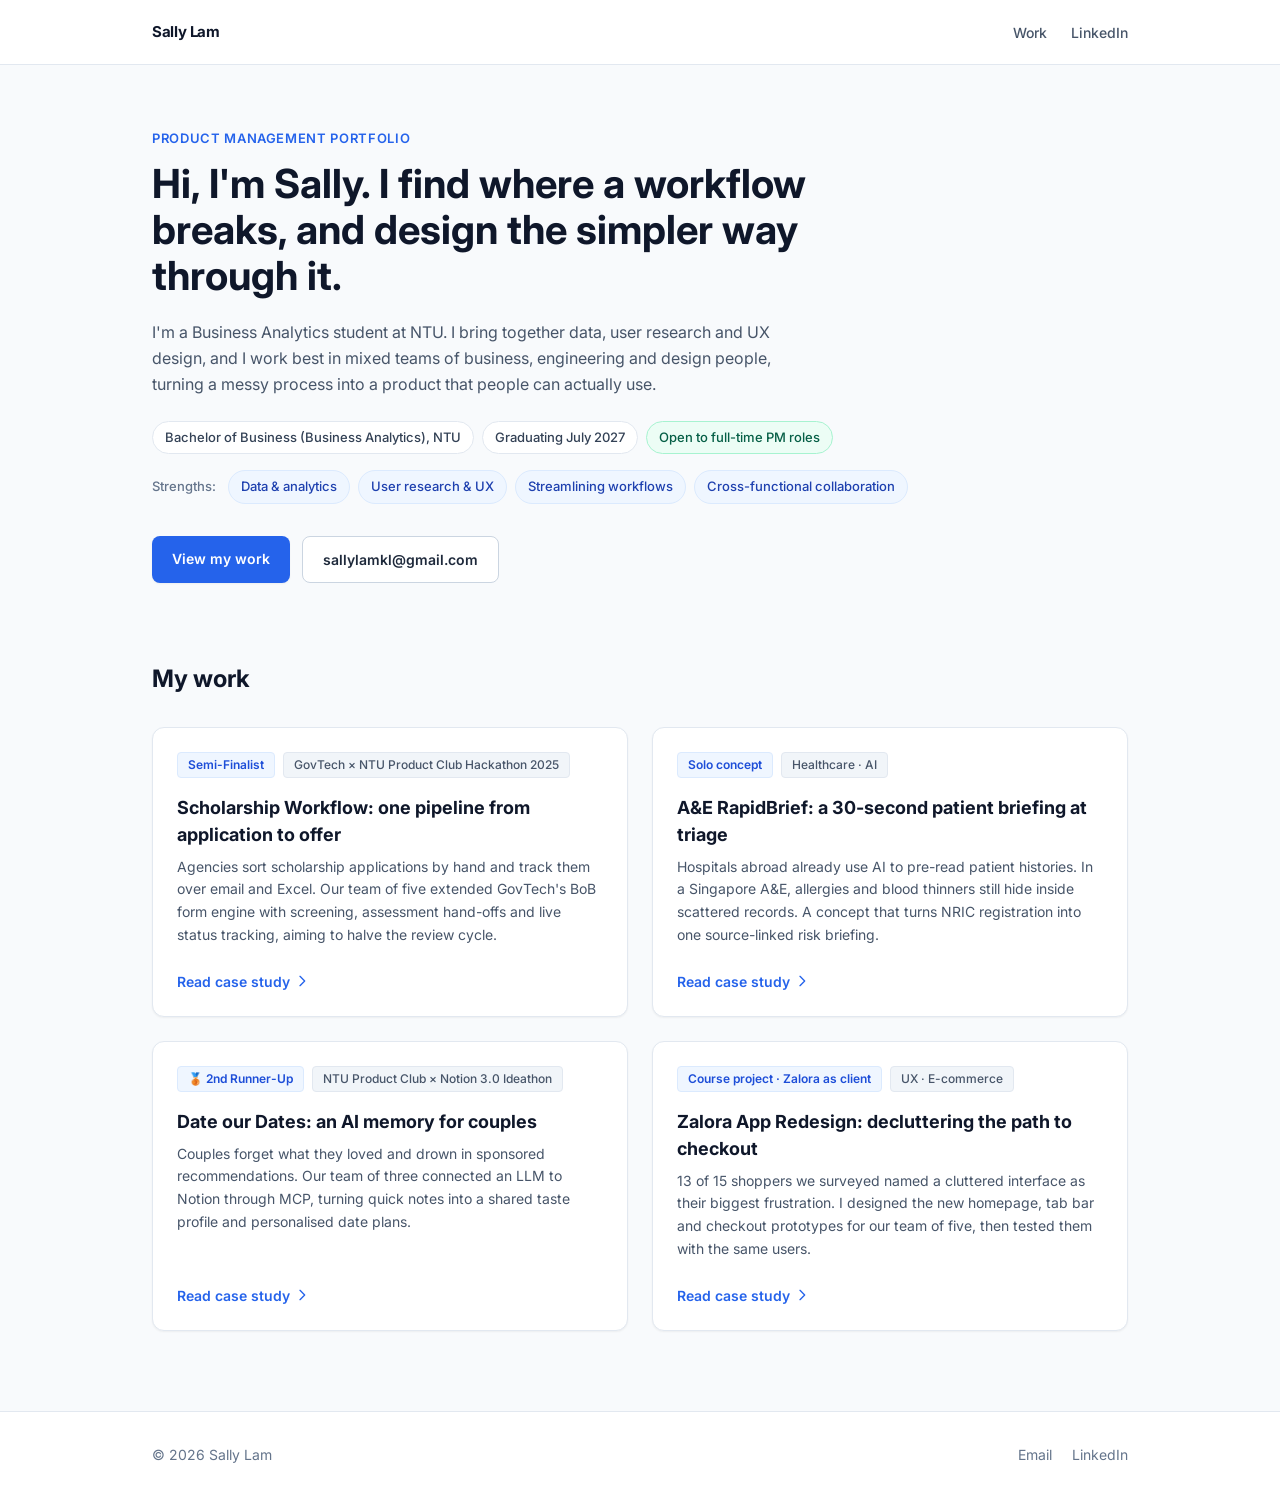
<file: index.html>
<!DOCTYPE html>
<html lang="en" class="scroll-smooth">
<head>
    <meta charset="UTF-8">
    <meta name="viewport" content="width=device-width, initial-scale=1.0">
    <title>Sally Lam | Product Portfolio</title>
    <meta name="description" content="Sally Lam, NTU Business Analytics '27. Product case studies in data, UX research and workflow design. Open to PM roles from July 2027.">
    <meta property="og:type" content="website">
    <meta property="og:title" content="Sally Lam | Product Portfolio">
    <meta property="og:description" content="Product case studies from scholarship workflows and healthcare AI to an app checkout redesign.">
    <meta property="og:url" content="https://portfolio-flame-chi-86.vercel.app/">
    <meta name="twitter:card" content="summary">
    <link rel="icon" href="data:image/svg+xml,%3Csvg xmlns='http://www.w3.org/2000/svg' viewBox='0 0 64 64'%3E%3Crect width='64' height='64' rx='14' fill='%232563eb'/%3E%3Ctext x='32' y='42' font-family='Arial,sans-serif' font-size='28' font-weight='700' fill='white' text-anchor='middle'%3ESL%3C/text%3E%3C/svg%3E">
    <!-- Inter Font -->
    <link rel="preconnect" href="https://fonts.googleapis.com">
    <link rel="preconnect" href="https://fonts.gstatic.com" crossorigin>
    <link href="https://fonts.googleapis.com/css2?family=Inter:wght@400;500;600;700&display=swap" rel="stylesheet">
    <style>
        body { font-family: 'Inter', sans-serif; }
        ::-webkit-scrollbar { width: 6px; }
        ::-webkit-scrollbar-track { background: #f8fafc; }
        ::-webkit-scrollbar-thumb { background: #cbd5e1; border-radius: 4px; }
        .modal-backdrop { background-color: rgba(15, 23, 42, 0.5); backdrop-filter: blur(4px); }
        .proto-tab-active { border-bottom: 2px solid #0f172a; color: #0f172a; font-weight: 600; }
        .proto-tab-inactive { border-bottom: 2px solid transparent; color: #64748b; }
        .notion-code { font-family: ui-monospace, SFMono-Regular, Menlo, Monaco, Consolas, monospace; color: #eb5757; background: rgba(235, 87, 87, 0.1); padding: 2px 6px; border-radius: 4px; font-size: 0.9em; }
        a:focus-visible, button:focus-visible, input:focus-visible { outline: 2px solid #2563eb; outline-offset: 2px; }
    </style>
    <link rel="stylesheet" href="assets/site.css">
</head>
<body class="bg-slate-50 text-slate-900 antialiased min-h-screen flex flex-col">

    <!-- Header Navigation -->
    <header class="bg-white/90 backdrop-blur border-b border-slate-200 sticky top-0 z-40">
        <div class="max-w-5xl mx-auto px-4 sm:px-6 h-16 flex items-center justify-between gap-4">
            <a href="#top" class="font-bold text-slate-900 text-[15px] tracking-tight whitespace-nowrap">Sally Lam</a>
            <nav aria-label="Main" class="flex items-center gap-4 sm:gap-6 text-[14px] font-medium text-slate-600">
                <a href="#work" class="hover:text-blue-600 transition">Work</a>
                <a href="https://www.linkedin.com/in/sally-lam-kai-li/" target="_blank" rel="noopener noreferrer" class="hover:text-blue-600 transition">LinkedIn</a>
            </nav>
        </div>
    </header>

    <main id="top" class="flex-grow pt-12 sm:pt-16 pb-20">
        <!-- Hero Section -->
        <section class="max-w-5xl mx-auto px-4 sm:px-6 mb-16 sm:mb-20">
            <p class="text-[13px] font-semibold uppercase tracking-wider text-blue-600 mb-3">Product Management Portfolio</p>
            <h1 class="text-3xl sm:text-[40px] sm:leading-[1.15] font-bold text-slate-900 mb-5 max-w-3xl">Hi, I'm Sally. I find where a workflow breaks, and design the simpler way through it.</h1>
            <p class="text-[16px] text-slate-600 max-w-2xl leading-relaxed mb-6">
                I'm a Business Analytics student at NTU. I bring together data, user research and UX design, and I work best in mixed teams of business, engineering and design people, turning a messy process into a product that people can actually use.
            </p>
            <div class="flex flex-wrap gap-2 mb-4 text-[13px]">
                <span class="px-3 py-1.5 bg-white border border-slate-200 rounded-full text-slate-700 font-medium">Bachelor of Business (Business Analytics), NTU</span>
                <span class="px-3 py-1.5 bg-white border border-slate-200 rounded-full text-slate-700 font-medium">Graduating July 2027</span>
                <span class="px-3 py-1.5 bg-emerald-50 border border-emerald-200 rounded-full text-emerald-800 font-medium">Open to full-time PM roles</span>
            </div>
            <div class="flex flex-wrap items-center gap-2 mb-8 text-[13px]">
                <span class="text-slate-500 font-medium mr-1">Strengths:</span>
                <span class="px-3 py-1.5 bg-blue-50 border border-blue-100 rounded-full text-blue-800 font-medium">Data &amp; analytics</span>
                <span class="px-3 py-1.5 bg-blue-50 border border-blue-100 rounded-full text-blue-800 font-medium">User research &amp; UX</span>
                <span class="px-3 py-1.5 bg-blue-50 border border-blue-100 rounded-full text-blue-800 font-medium">Streamlining workflows</span>
                <span class="px-3 py-1.5 bg-blue-50 border border-blue-100 rounded-full text-blue-800 font-medium">Cross-functional collaboration</span>
            </div>
            <div class="flex flex-wrap gap-3">
                <a href="#work" class="px-5 py-3 rounded-lg bg-blue-600 text-white text-[14px] font-semibold hover:bg-blue-700 transition shadow-sm">View my work</a>
                <a href="mailto:sallylamkl@gmail.com" class="px-5 py-3 rounded-lg bg-white border border-slate-300 text-slate-800 text-[14px] font-semibold hover:border-slate-400 transition">sallylamkl@gmail.com</a>
            </div>
        </section>

        <!-- Case Studies Section -->
        <section id="work" class="max-w-5xl mx-auto px-4 sm:px-6 scroll-mt-20">
            <h2 class="text-2xl font-bold text-slate-900 mb-8">My work</h2>

            <div class="grid grid-cols-1 md:grid-cols-2 gap-6">
                <!-- CARD 1: Scholarship workflow -->
                <a href="#scholarship" class="group bg-white rounded-xl p-6 border border-slate-200 shadow-sm hover:shadow-md hover:border-slate-300 transition flex flex-col">
                    <div class="flex flex-wrap gap-2 mb-4">
                        <span class="px-2.5 py-1 rounded bg-blue-50 text-blue-700 text-xs font-semibold border border-blue-100">Semi-Finalist</span>
                        <span class="px-2.5 py-1 rounded bg-slate-100 text-slate-600 text-xs font-medium border border-slate-200">GovTech × NTU Product Club Hackathon 2025</span>
                    </div>
                    <h3 class="text-[18px] font-bold text-slate-900 mb-2">Scholarship Workflow: one pipeline from application to offer</h3>
                    <p class="text-[14px] text-slate-600 leading-relaxed mb-6 flex-grow">
                        Agencies sort scholarship applications by hand and track them over email and Excel. Our team of five extended GovTech's BoB form engine with screening, assessment hand-offs and live status tracking, aiming to halve the review cycle.
                    </p>
                    <span class="text-[14px] font-semibold text-blue-600 flex items-center gap-1 mt-auto">
                        Read case study <svg class="w-4 h-4 group-hover:translate-x-0.5 transition" fill="none" stroke="currentColor" viewBox="0 0 24 24" aria-hidden="true"><path stroke-linecap="round" stroke-linejoin="round" stroke-width="2" d="M9 5l7 7-7 7"/></svg>
                    </span>
                </a>

                <!-- CARD 2: A&E RapidBrief -->
                <a href="#rapidbrief" class="group bg-white rounded-xl p-6 border border-slate-200 shadow-sm hover:shadow-md hover:border-slate-300 transition flex flex-col">
                    <div class="flex flex-wrap gap-2 mb-4">
                        <span class="px-2.5 py-1 rounded bg-blue-50 text-blue-700 text-xs font-semibold border border-blue-100">Solo concept</span>
                        <span class="px-2.5 py-1 rounded bg-slate-100 text-slate-600 text-xs font-medium border border-slate-200">Healthcare · AI</span>
                    </div>
                    <h3 class="text-[18px] font-bold text-slate-900 mb-2">A&amp;E RapidBrief: a 30-second patient briefing at triage</h3>
                    <p class="text-[14px] text-slate-600 leading-relaxed mb-6 flex-grow">
                        Hospitals abroad already use AI to pre-read patient histories. In a Singapore A&amp;E, allergies and blood thinners still hide inside scattered records. A concept that turns NRIC registration into one source-linked risk briefing.
                    </p>
                    <span class="text-[14px] font-semibold text-blue-600 flex items-center gap-1 mt-auto">
                        Read case study <svg class="w-4 h-4 group-hover:translate-x-0.5 transition" fill="none" stroke="currentColor" viewBox="0 0 24 24" aria-hidden="true"><path stroke-linecap="round" stroke-linejoin="round" stroke-width="2" d="M9 5l7 7-7 7"/></svg>
                    </span>
                </a>

                <!-- CARD 3: Notion Ideathon -->
                <a href="#date-our-dates" class="group bg-white rounded-xl p-6 border border-slate-200 shadow-sm hover:shadow-md hover:border-slate-300 transition flex flex-col">
                    <div class="flex flex-wrap gap-2 mb-4">
                        <span class="px-2.5 py-1 rounded bg-blue-50 text-blue-700 text-xs font-semibold border border-blue-100">🥉 2nd Runner-Up</span>
                        <span class="px-2.5 py-1 rounded bg-slate-100 text-slate-600 text-xs font-medium border border-slate-200">NTU Product Club × Notion 3.0 Ideathon</span>
                    </div>
                    <h3 class="text-[18px] font-bold text-slate-900 mb-2">Date our Dates: an AI memory for couples</h3>
                    <p class="text-[14px] text-slate-600 leading-relaxed mb-6 flex-grow">
                        Couples forget what they loved and drown in sponsored recommendations. Our team of three connected an LLM to Notion through MCP, turning quick notes into a shared taste profile and personalised date plans.
                    </p>
                    <span class="text-[14px] font-semibold text-blue-600 flex items-center gap-1 mt-auto">
                        Read case study <svg class="w-4 h-4 group-hover:translate-x-0.5 transition" fill="none" stroke="currentColor" viewBox="0 0 24 24" aria-hidden="true"><path stroke-linecap="round" stroke-linejoin="round" stroke-width="2" d="M9 5l7 7-7 7"/></svg>
                    </span>
                </a>

                <!-- CARD 4: Zalora -->
                <a href="#zalora" class="group bg-white rounded-xl p-6 border border-slate-200 shadow-sm hover:shadow-md hover:border-slate-300 transition flex flex-col">
                    <div class="flex flex-wrap gap-2 mb-4">
                        <span class="px-2.5 py-1 rounded bg-blue-50 text-blue-700 text-xs font-semibold border border-blue-100">Course project · Zalora as client</span>
                        <span class="px-2.5 py-1 rounded bg-slate-100 text-slate-600 text-xs font-medium border border-slate-200">UX · E-commerce</span>
                    </div>
                    <h3 class="text-[18px] font-bold text-slate-900 mb-2">Zalora App Redesign: decluttering the path to checkout</h3>
                    <p class="text-[14px] text-slate-600 leading-relaxed mb-6 flex-grow">
                        13 of 15 shoppers we surveyed named a cluttered interface as their biggest frustration. I designed the new homepage, tab bar and checkout prototypes for our team of five, then tested them with the same users.
                    </p>
                    <span class="text-[14px] font-semibold text-blue-600 flex items-center gap-1 mt-auto">
                        Read case study <svg class="w-4 h-4 group-hover:translate-x-0.5 transition" fill="none" stroke="currentColor" viewBox="0 0 24 24" aria-hidden="true"><path stroke-linecap="round" stroke-linejoin="round" stroke-width="2" d="M9 5l7 7-7 7"/></svg>
                    </span>
                </a>
            </div>
        </section>

    </main>

    <footer class="border-t border-slate-200 bg-white">
        <div class="max-w-5xl mx-auto px-4 sm:px-6 py-8 flex flex-col sm:flex-row gap-3 sm:items-center justify-between text-[14px] text-slate-500">
            <span>© 2026 Sally Lam</span>
            <div class="flex gap-5">
                <a href="mailto:sallylamkl@gmail.com" class="hover:text-blue-600">Email</a>
                <a href="https://www.linkedin.com/in/sally-lam-kai-li/" target="_blank" rel="noopener noreferrer" class="hover:text-blue-600">LinkedIn</a>
            </div>
        </div>
    </footer>

    <!-- ========================================== -->
    <!-- MODAL 1: A&E RAPIDBRIEF -->
    <!-- ========================================== -->
    <div id="modal-rapidbrief" role="dialog" aria-modal="true" aria-labelledby="modal-rapidbrief-title" class="fixed inset-0 z-50 hidden modal-backdrop flex items-center justify-center p-0 sm:p-6">
        <div class="bg-white sm:rounded-xl max-w-6xl w-full h-full sm:h-[90vh] flex flex-col shadow-2xl relative overflow-hidden sm:border border-slate-300">

            <div class="px-4 sm:px-6 py-4 sm:py-5 border-b border-slate-200 flex items-start justify-between gap-3 bg-white shrink-0">
                <div>
                    <div class="flex flex-wrap items-center gap-x-2 gap-y-1 mb-1">
                        <span class="text-xs font-bold uppercase tracking-wider text-blue-600">Solo concept</span>
                        <span class="text-slate-300">•</span>
                        <span class="text-xs text-slate-500 font-medium">Healthcare · AI · Sep 2026</span>
                    </div>
                    <h2 id="modal-rapidbrief-title" class="text-[18px] sm:text-[20px] font-bold text-slate-900">A&amp;E RapidBrief: A 30-Second Patient Briefing at Triage</h2>
                    <p class="text-[13px] text-slate-500 mt-1">Written assignment, solo · Concept designed to run on Synapxe AgentSea / Tandem · Not built or piloted</p>
                </div>
                <button onclick="closeModal('modal-rapidbrief')" aria-label="Close case study" class="text-slate-400 hover:text-slate-700 transition p-2 -mr-2 shrink-0">
                    <svg class="w-6 h-6" fill="none" stroke="currentColor" viewBox="0 0 24 24" aria-hidden="true"><path stroke-linecap="round" stroke-linejoin="round" stroke-width="2" d="M6 18L18 6M6 6l12 12"/></svg>
                </button>
            </div>

            <!-- Tab Navigation -->
            <div class="px-4 sm:px-6 bg-slate-50 border-b border-slate-200 shrink-0 overflow-x-auto">
                <div role="tablist" class="flex space-x-6 text-[14px]">
                    <button role="tab" onclick="switchTab('rb', 1)" id="rb-nav-1" class="py-3 border-b-2 border-blue-600 text-blue-600 font-semibold whitespace-nowrap">1. Problem</button>
                    <button role="tab" onclick="switchTab('rb', 2)" id="rb-nav-2" class="py-3 border-b-2 border-transparent text-slate-600 hover:text-slate-900 font-medium whitespace-nowrap">2. Interactive Prototype</button>
                    <button role="tab" onclick="switchTab('rb', 3)" id="rb-nav-3" class="py-3 border-b-2 border-transparent text-slate-600 hover:text-slate-900 font-medium whitespace-nowrap">3. Metrics &amp; Trial</button>
                    <button role="tab" onclick="switchTab('rb', 4)" id="rb-nav-4" class="py-3 border-b-2 border-transparent text-slate-600 hover:text-slate-900 font-medium whitespace-nowrap">4. Safety, Risks &amp; Roadmap</button>
                </div>
            </div>
            <div class="px-4 sm:px-6 py-2 bg-amber-50 border-b border-amber-200 text-[12px] text-amber-900 shrink-0">
                Illustrative prototype. All patients, records and sources shown are fictional. No connection to NEHR, Synapxe or any hospital.
            </div>

            <!-- Modal Content Area -->
            <div class="flex-grow overflow-y-auto bg-white relative">
                
                <!-- TAB 1: PROBLEM -->
                <div id="rb-tab-1" class="p-5 sm:p-8 max-w-4xl mx-auto space-y-8 block">
                    <div>
                        <h3 class="text-[16px] font-bold text-slate-900 mb-3 border-b border-slate-200 pb-2">Global benchmark</h3>
                        <p class="text-[14px] text-slate-700 leading-relaxed mb-6">
                            Hospitals are already putting AI in front of clinicians. In China, <strong>Ant A-Fu at the China-Japan Friendship Hospital</strong> organises patient histories and highlights urgent warning signs before a clinician begins the assessment.
                        </p>
                        <h3 class="text-[16px] font-bold text-slate-900 mb-3 border-b border-slate-200 pb-2">The problem in Singapore</h3>
                        <p class="text-[14px] text-slate-700 leading-relaxed">
                            A&amp;E staff work under severe time pressure during trauma admissions. Singapore's National Electronic Health Record (NEHR) centralises a patient's history, but as raw, scattered documents that take time to read. Under that pressure, a drug allergy or an active blood thinner is easy to miss, and those are exactly the details that matter before any invasive treatment.
                        </p>
                    </div>
                    <div>
                        <h3 class="text-[16px] font-bold text-slate-900 mb-3 border-b border-slate-200 pb-2">Product hypothesis</h3>
                        <div class="bg-blue-50 border border-blue-200 rounded-xl p-5">
                            <p class="text-[14px] text-blue-900 leading-relaxed">
                                If the NRIC registration that triage staff already do automatically triggers a synthesis of the patient's records into a briefing a doctor can read in about 30 seconds, with every flag linked to its source document, then critical risks are caught before invasive treatment and assessment starts sooner, with no extra input from clinicians.
                            </p>
                        </div>
                        <p class="text-[13px] text-slate-500 mt-3">I designed it to run on Synapxe's AgentSea / Tandem AI platform. That is my assumption about where it would sit, not an official project.</p>
                    </div>
                </div>

                <!-- TAB 2: PROTOTYPE -->
                <div id="rb-tab-2" class="hidden text-[14px] bg-white p-5 sm:p-8">
                    <div class="max-w-5xl mx-auto w-full space-y-8">
                        
                        <!-- Top Header & Intake Trigger -->
                        <div>
                            <div class="mb-4">
                                <h3 class="text-[18px] sm:text-[20px] font-bold text-slate-900">A&amp;E RapidBrief Intake Simulator</h3>
                                <p class="text-slate-500 text-[14px]">Registering the NRIC at triage generates the briefing. Try the demo record.</p>
                            </div>
                            <div class="flex flex-col sm:flex-row items-end gap-4 mb-6">
                                <div class="flex-grow relative w-full">
                                    <label for="nric-input" class="block text-slate-700 text-[14px] mb-2 font-medium">Patient NRIC (demo)</label>
                                    <input type="text" id="nric-input" value="S9876543Z" class="w-full bg-slate-50 border border-slate-200 rounded-lg p-3 text-slate-900 text-[14px] focus:ring-2 focus:ring-blue-500 outline-none">
                                </div>
                                <button onclick="triggerSearch()" class="bg-blue-600 text-white px-8 py-3 rounded-lg text-[14px] font-semibold hover:bg-blue-700 transition w-full sm:w-auto shadow-sm">
                                    Retrieve Patient Record
                                </button>
                            </div>
                            <hr class="border-slate-200">
                        </div>

                        <!-- Intake States -->
                        <div id="ui-awaiting" class="block bg-blue-50 border border-blue-200 rounded-xl p-6">
                            <h4 class="font-bold text-blue-900 text-[15px] mb-1">Awaiting Patient Registration</h4>
                            <p class="text-slate-700 text-[14px]">Press <strong>Retrieve Patient Record</strong> to load the fictional demo patient (<strong>S9876543Z</strong>). Any other NRIC returns no match.</p>
                        </div>

                        <div id="ui-nomatch" class="hidden bg-red-50 border border-red-200 rounded-xl p-6" role="alert">
                            <h4 class="font-bold text-red-900 text-[15px] mb-1">No matching record</h4>
                            <p class="text-slate-700 text-[14px]">No briefing is shown. Confirm the patient's identity with a second identifier (name and date of birth) before retrieving records. In this demo, only <strong>S9876543Z</strong> exists.</p>
                        </div>

                        <div id="ui-loading" class="hidden py-16 text-center">
                            <div class="w-10 h-10 border-4 border-slate-200 border-t-blue-600 rounded-full animate-spin mx-auto mb-4"></div>
                            <p class="text-slate-600 text-[14px] font-medium">Synthesising the mock patient record…</p>
                        </div>

                        <!-- Results Container -->
                        <div id="ui-results" class="hidden space-y-10">
                            
                            <!-- Patient Banner -->
                            <div class="grid grid-cols-2 md:grid-cols-4 gap-4 sm:gap-6 bg-slate-50 p-4 sm:p-6 rounded-xl border border-slate-200">
                                <div>
                                    <div class="text-slate-400 text-[11px] font-bold tracking-wider uppercase mb-1">PATIENT</div>
                                    <div class="text-lg sm:text-2xl font-bold text-slate-900">John Doe</div>
                                </div>
                                <div>
                                    <div class="text-slate-400 text-[11px] font-bold tracking-wider uppercase mb-1">NRIC</div>
                                    <div class="text-lg sm:text-2xl font-bold text-slate-900">S9876543Z</div>
                                </div>
                                <div>
                                    <div class="text-slate-400 text-[11px] font-bold tracking-wider uppercase mb-1">AGE / SEX</div>
                                    <div class="text-lg sm:text-2xl font-bold text-slate-900">48 / Male</div>
                                </div>
                                <div>
                                    <div class="text-slate-400 text-[11px] font-bold tracking-wider uppercase mb-1">BLOOD TYPE</div>
                                    <div class="text-lg sm:text-2xl font-bold text-slate-900">O-Positive</div>
                                </div>
                            </div>

                            <!-- Critical Vital Alerts Section -->
                            <div>
                                <h4 class="text-[12px] font-bold text-slate-500 tracking-wider uppercase mb-4">Critical alerts</h4>
                                
                                <div class="space-y-4">
                                    <!-- Alert 1: Surgical Bleeding -->
                                    <div>
                                        <div class="bg-red-50/80 border border-red-200 rounded-xl p-5 mb-2 shadow-sm">
                                            <div class="font-bold text-red-800 text-[15px] mb-1">Critical Surgical Bleeding Risk</div>
                                            <div class="text-red-700 text-[14px] leading-relaxed">History of severe microvascular haemorrhage and prolonged blood loss following minor elective surgery. Treat all invasive lines and incisions as high bleeding risk.</div>
                                        </div>
                                        <div class="border border-slate-200 rounded-xl bg-white overflow-hidden shadow-sm">
                                            <button onclick="toggleVerify('verify-1')" aria-controls="verify-1" aria-expanded="false" class="w-full text-left px-4 py-3 text-slate-700 text-[13px] font-medium flex items-center justify-between bg-slate-50 hover:bg-slate-100 transition">
                                                <span class="flex items-center gap-2 text-slate-700">Verify source</span>
                                                <span id="verify-1-arrow" class="text-slate-400 text-xs">▼</span>
                                            </button>
                                            <div id="verify-1" class="hidden p-4 border-t border-slate-200 text-xs text-slate-600 bg-white">
                                                <table class="w-full text-left border-collapse">
                                                    <tbody>
                                                        <tr class="border-b border-slate-100"><td class="py-2 w-1/3 text-slate-400">Originating Institution</td><td class="py-2 text-slate-900 font-semibold">Changi General Hospital</td></tr>
                                                        <tr class="border-b border-slate-100"><td class="py-2 text-slate-400">Document Type</td><td class="py-2 text-slate-900">Post-Op Complication Summary (2022)</td></tr>
                                                        <tr><td class="py-2 text-slate-400">Extraction</td><td class="py-2 text-slate-900">Quoted directly from source (illustrative)</td></tr>
                                                    </tbody>
                                                </table>
                                            </div>
                                        </div>
                                    </div>

                                    <!-- Alert 2: Active Anticoagulant Warfarin -->
                                    <div>
                                        <div class="bg-amber-50/80 border border-amber-200 rounded-xl p-5 mb-2 shadow-sm">
                                            <div class="font-bold text-amber-800 text-[15px] mb-1">Active Anticoagulant — Warfarin</div>
                                            <div class="text-amber-800 text-[14px] leading-relaxed">Currently prescribed Warfarin 5mg daily for deep vein thrombosis (DVT). Expect elevated INR levels upon trauma intake.</div>
                                        </div>
                                        <div class="border border-slate-200 rounded-xl bg-white overflow-hidden shadow-sm">
                                            <button onclick="toggleVerify('verify-2')" aria-controls="verify-2" aria-expanded="false" class="w-full text-left px-4 py-3 text-slate-700 text-[13px] font-medium flex items-center justify-between bg-slate-50 hover:bg-slate-100 transition">
                                                <span class="flex items-center gap-2 text-slate-700">Verify source</span>
                                                <span id="verify-2-arrow" class="text-slate-400 text-xs">▼</span>
                                            </button>
                                            <div id="verify-2" class="hidden p-4 border-t border-slate-200 text-xs text-slate-600 bg-white">
                                                <table class="w-full text-left border-collapse">
                                                    <tbody>
                                                        <tr class="border-b border-slate-100"><td class="py-2 w-1/3 text-slate-400">Originating Institution</td><td class="py-2 text-slate-900 font-semibold">Singapore General Hospital</td></tr>
                                                        <tr class="border-b border-slate-100"><td class="py-2 text-slate-400">Document Type</td><td class="py-2 text-slate-900">Outpatient Anticoagulation Clinic Notes (2026)</td></tr>
                                                        <tr><td class="py-2 text-slate-400">Extraction</td><td class="py-2 text-slate-900">Quoted directly from source (illustrative)</td></tr>
                                                    </tbody>
                                                </table>
                                            </div>
                                        </div>
                                    </div>
                                </div>
                            </div>

                            <!-- 30-Second Trauma Briefing Section -->
                            <div class="pt-2">
                                <div class="mb-4">
                                    <h4 class="text-[12px] font-bold text-slate-500 tracking-wider uppercase">30-second trauma briefing</h4>
                                    <p class="text-slate-400 text-xs mt-0.5">Synthesised from records across institutions. Expand any item to see where it came from.</p>
                                </div>

                                <div class="grid grid-cols-1 md:grid-cols-3 gap-6">
                                    
                                    <!-- Column 1: Immediate clinical red flags -->
                                    <div class="space-y-3">
                                        <h5 class="font-bold text-slate-900 text-[14px] mb-3">Immediate clinical red flags (3)</h5>
                                        
                                        <!-- Item 1.1 -->
                                        <div class="border border-slate-200 rounded-xl p-4 bg-white shadow-sm space-y-3">
                                            <div class="text-[13px] text-slate-800 leading-normal">
                                                <span class="inline-block px-2 py-0.5 text-[11px] font-semibold text-blue-600 bg-blue-50 border border-blue-100 rounded mr-1.5">Active</span>
                                                Bleeding diathesis — suspected platelet function disorder, under haematology work-up
                                            </div>
                                            <button onclick="toggleVerify('tb-v-1')" aria-controls="tb-v-1" aria-expanded="false" class="w-full py-1.5 px-3 border border-slate-200 rounded-lg bg-slate-50 hover:bg-slate-100 text-slate-600 text-xs font-medium flex items-center justify-center gap-1 transition">
                                                <span>›</span> Verify source
                                            </button>
                                            <div id="tb-v-1" class="hidden text-xs text-slate-500 pt-2 border-t border-slate-100">
                                                <strong>Source:</strong> SGH Haematology Outpatient Clinic (2025)
                                            </div>
                                        </div>

                                        <!-- Item 1.2 -->
                                        <div class="border border-slate-200 rounded-xl p-4 bg-white shadow-sm space-y-3">
                                            <div class="text-[13px] text-slate-800 leading-normal">
                                                <span class="inline-block px-2 py-0.5 text-[11px] font-semibold text-blue-600 bg-blue-50 border border-blue-100 rounded mr-1.5">Active</span>
                                                Warfarin therapy — last documented INR 3.1 (above target range)
                                            </div>
                                            <button onclick="toggleVerify('tb-v-2')" aria-controls="tb-v-2" aria-expanded="false" class="w-full py-1.5 px-3 border border-slate-200 rounded-lg bg-slate-50 hover:bg-slate-100 text-slate-600 text-xs font-medium flex items-center justify-center gap-1 transition">
                                                <span>›</span> Verify source
                                            </button>
                                            <div id="tb-v-2" class="hidden text-xs text-slate-500 pt-2 border-t border-slate-100">
                                                <strong>Source:</strong> Polyclinic Lab Log (Sep 2026)
                                            </div>
                                        </div>

                                        <!-- Item 1.3 -->
                                        <div class="border border-slate-200 rounded-xl p-4 bg-white shadow-sm space-y-3">
                                            <div class="text-[13px] text-slate-800 leading-normal">
                                                <span class="inline-block px-2 py-0.5 text-[11px] font-semibold text-blue-600 bg-blue-50 border border-blue-100 rounded mr-1.5">Active</span>
                                                Penicillin allergy — anaphylaxis in 2019, adrenaline administered
                                            </div>
                                            <button onclick="toggleVerify('tb-v-3')" aria-controls="tb-v-3" aria-expanded="false" class="w-full py-1.5 px-3 border border-slate-200 rounded-lg bg-slate-50 hover:bg-slate-100 text-slate-600 text-xs font-medium flex items-center justify-center gap-1 transition">
                                                <span>›</span> Verify source
                                            </button>
                                            <div id="tb-v-3" class="hidden text-xs text-slate-500 pt-2 border-t border-slate-100">
                                                <strong>Source:</strong> Tan Tock Seng Emergency Discharge (2019)
                                            </div>
                                        </div>
                                    </div>

                                    <!-- Column 2: Chronic comorbidities -->
                                    <div class="space-y-3">
                                        <h5 class="font-bold text-slate-900 text-[14px] mb-3">Chronic comorbidities (4)</h5>
                                        
                                        <!-- Item 2.1 -->
                                        <div class="border border-slate-200 rounded-xl p-4 bg-white shadow-sm space-y-3">
                                            <div class="text-[13px] text-slate-800 leading-normal">
                                                <span class="inline-block px-2 py-0.5 text-[11px] font-semibold text-blue-600 bg-blue-50 border border-blue-100 rounded mr-1.5">Active</span>
                                                Deep vein thrombosis (left leg), diagnosed 2024 — on long-term anticoagulation
                                            </div>
                                            <button onclick="toggleVerify('tb-v-4')" aria-controls="tb-v-4" aria-expanded="false" class="w-full py-1.5 px-3 border border-slate-200 rounded-lg bg-slate-50 hover:bg-slate-100 text-slate-600 text-xs font-medium flex items-center justify-center gap-1 transition">
                                                <span>›</span> Verify source
                                            </button>
                                            <div id="tb-v-4" class="hidden text-xs text-slate-500 pt-2 border-t border-slate-100">
                                                <strong>Source:</strong> NUH Vascular Clinic (2024)
                                            </div>
                                        </div>

                                        <!-- Item 2.2 -->
                                        <div class="border border-slate-200 rounded-xl p-4 bg-white shadow-sm space-y-3">
                                            <div class="text-[13px] text-slate-800 leading-normal">
                                                <span class="inline-block px-2 py-0.5 text-[11px] font-semibold text-blue-600 bg-blue-50 border border-blue-100 rounded mr-1.5">Active</span>
                                                Hypertension — on amlodipine 10mg; last clinic BP 148/92, above target
                                            </div>
                                            <button onclick="toggleVerify('tb-v-5')" aria-controls="tb-v-5" aria-expanded="false" class="w-full py-1.5 px-3 border border-slate-200 rounded-lg bg-slate-50 hover:bg-slate-100 text-slate-600 text-xs font-medium flex items-center justify-center gap-1 transition">
                                                <span>›</span> Verify source
                                            </button>
                                            <div id="tb-v-5" class="hidden text-xs text-slate-500 pt-2 border-t border-slate-100">
                                                <strong>Source:</strong> Bedok Polyclinic Consultation (2026)
                                            </div>
                                        </div>

                                        <!-- Item 2.3 -->
                                        <div class="border border-slate-200 rounded-xl p-4 bg-white shadow-sm space-y-3">
                                            <div class="text-[13px] text-slate-800 leading-normal">
                                                <span class="inline-block px-2 py-0.5 text-[11px] font-semibold text-blue-600 bg-blue-50 border border-blue-100 rounded mr-1.5">Active</span>
                                                Type 2 diabetes mellitus — HbA1c 7.8%, above target, on metformin
                                            </div>
                                            <button onclick="toggleVerify('tb-v-6')" aria-controls="tb-v-6" aria-expanded="false" class="w-full py-1.5 px-3 border border-slate-200 rounded-lg bg-slate-50 hover:bg-slate-100 text-slate-600 text-xs font-medium flex items-center justify-center gap-1 transition">
                                                <span>›</span> Verify source
                                            </button>
                                            <div id="tb-v-6" class="hidden text-xs text-slate-500 pt-2 border-t border-slate-100">
                                                <strong>Source:</strong> CGH Endocrinology Clinic (2025)
                                            </div>
                                        </div>

                                        <!-- Item 2.4 -->
                                        <div class="border border-slate-200 rounded-xl p-4 bg-white shadow-sm space-y-3">
                                            <div class="text-[13px] text-slate-800 leading-normal">
                                                <span class="inline-block px-2 py-0.5 text-[11px] font-semibold text-blue-600 bg-blue-50 border border-blue-100 rounded mr-1.5">Active</span>
                                                Hyperlipidaemia — on atorvastatin 20mg
                                            </div>
                                            <button onclick="toggleVerify('tb-v-7')" aria-controls="tb-v-7" aria-expanded="false" class="w-full py-1.5 px-3 border border-slate-200 rounded-lg bg-slate-50 hover:bg-slate-100 text-slate-600 text-xs font-medium flex items-center justify-center gap-1 transition">
                                                <span>›</span> Verify source
                                            </button>
                                            <div id="tb-v-7" class="hidden text-xs text-slate-500 pt-2 border-t border-slate-100">
                                                <strong>Source:</strong> Bedok Polyclinic Medication Log (2026)
                                            </div>
                                        </div>
                                    </div>

                                    <!-- Column 3: Recent surgical / incision history -->
                                    <div class="space-y-3">
                                        <h5 class="font-bold text-slate-900 text-[14px] mb-3">Recent surgical / incision history (3)</h5>
                                        
                                        <!-- Item 3.1 -->
                                        <div class="border border-slate-200 rounded-xl p-4 bg-white shadow-sm space-y-3">
                                            <div class="text-[13px] text-slate-800 leading-normal">
                                                <span class="inline-block px-2 py-0.5 text-[11px] font-semibold text-slate-600 bg-slate-100 border border-slate-200 rounded mr-1.5">History</span>
                                                Minor elective skin lesion excision (2022) — complicated by severe microvascular haemorrhage; required return to theatre and 2 units packed red cells
                                            </div>
                                            
                                            <!-- Source Details Box -->
                                            <div class="border border-slate-200 rounded-lg bg-slate-50/50 p-3 text-xs text-slate-600 space-y-2">
                                                <div class="flex items-center gap-1 font-semibold text-slate-700">
                                                    Source details
                                                </div>
                                                <table class="w-full text-left border-collapse bg-white rounded border border-slate-200">
                                                    <tbody>
                                                        <tr class="border-b border-slate-100"><td class="p-1.5 text-slate-400 font-medium">Field</td><td class="p-1.5 text-slate-400 font-medium">Value</td></tr>
                                                        <tr class="border-b border-slate-100"><td class="p-1.5 text-slate-400">Institution</td><td class="p-1.5 text-slate-800 font-medium">Changi General Hospital</td></tr>
                                                        <tr class="border-b border-slate-100"><td class="p-1.5 text-slate-400">Department</td><td class="p-1.5 text-slate-800">General Surgery</td></tr>
                                                        <tr class="border-b border-slate-100"><td class="p-1.5 text-slate-400">Document type</td><td class="p-1.5 text-slate-800">Post-Op Complication Report</td></tr>
                                                        <tr><td class="p-1.5 text-slate-400">Year</td><td class="p-1.5 text-slate-800">2022</td></tr>
                                                    </tbody>
                                                </table>
                                                <p class="text-[11px] text-slate-400 italic">Illustrative source details. A doctor confirms every flag against its source before acting on it.</p>
                                            </div>
                                        </div>

                                        <!-- Item 3.2 -->
                                        <div class="border border-slate-200 rounded-xl p-4 bg-white shadow-sm space-y-3">
                                            <div class="text-[13px] text-slate-800 leading-normal">
                                                <span class="inline-block px-2 py-0.5 text-[11px] font-semibold text-slate-600 bg-slate-100 border border-slate-200 rounded mr-1.5">History</span>
                                                Dental extraction (2021) — prolonged bleeding noted, packed and sutured
                                            </div>
                                            <button onclick="toggleVerify('tb-v-8')" aria-controls="tb-v-8" aria-expanded="false" class="w-full py-1.5 px-3 border border-slate-200 rounded-lg bg-slate-50 hover:bg-slate-100 text-slate-600 text-xs font-medium flex items-center justify-center gap-1 transition">
                                                <span>›</span> Verify source
                                            </button>
                                            <div id="tb-v-8" class="hidden text-xs text-slate-500 pt-2 border-t border-slate-100">
                                                <strong>Source:</strong> National Dental Centre Singapore (2021)
                                            </div>
                                        </div>
                                    </div>
                                </div>
                            </div>

                            <!-- Clinician sign-off -->
                            <div class="pt-2">
                                <div class="bg-white rounded-2xl border border-slate-200 p-5 sm:p-6 shadow-sm flex flex-col sm:flex-row sm:items-center justify-between gap-4">
                                    <div>
                                        <h4 class="font-bold text-slate-900 text-[15px] mb-1">The doctor stays in charge</h4>
                                        <p class="text-slate-600 text-[13px] leading-relaxed mb-3">RapidBrief supports decisions, it doesn't make them. The attending doctor signs off the briefing, and that sign-off is logged.</p>
                                        <span id="review-badge" class="px-3 py-1 bg-amber-50 text-amber-800 text-xs font-semibold rounded-full border border-amber-200">Not yet reviewed: decision support only</span>
                                    </div>
                                    <button id="review-btn" onclick="toggleReviewed()" aria-pressed="false" class="shrink-0 min-h-[44px] px-5 py-2.5 rounded-lg bg-slate-900 text-white text-[13px] font-semibold hover:bg-blue-600 transition">Sign off briefing as reviewed</button>
                                </div>
                            </div>

                        </div>
                    </div>
                </div>

                <!-- TAB 3: METRICS & TRIAL SETUP -->
                <div id="rb-tab-3" class="hidden p-5 sm:p-8 max-w-5xl mx-auto space-y-8">
                    <div>
                        <h3 class="text-[16px] font-bold text-slate-900 mb-1 border-b border-slate-200 pb-2">Success metrics</h3>
                        <p class="text-[13px] text-slate-500 mb-4">Targets are set only after a baseline is measured, so none are claimed here.</p>
                        <div class="grid grid-cols-1 md:grid-cols-3 gap-5">
                            <div class="bg-white border border-slate-200 p-5 rounded-xl shadow-sm">
                                <div class="text-blue-600 font-bold text-xs uppercase tracking-wider mb-2">Speed</div>
                                <h4 class="font-bold text-slate-900 text-[16px] mb-1">Time to assessment</h4>
                                <p class="text-slate-600 text-[13px] leading-relaxed">Time from NRIC registration to the doctor's first logged clinical order, taken from system timestamps.</p>
                            </div>
                            <div class="bg-white border border-slate-200 p-5 rounded-xl shadow-sm">
                                <div class="text-blue-600 font-bold text-xs uppercase tracking-wider mb-2">Safety</div>
                                <h4 class="font-bold text-slate-900 text-[16px] mb-1">Critical risk catch rate</h4>
                                <p class="text-slate-600 text-[13px] leading-relaxed">Share of high-risk history (bleeding risks, allergies, blood thinners) surfaced before any invasive treatment, checked against a clinician's chart review.</p>
                            </div>
                            <div class="bg-white border border-slate-200 p-5 rounded-xl shadow-sm">
                                <div class="text-blue-600 font-bold text-xs uppercase tracking-wider mb-2">Adoption</div>
                                <h4 class="font-bold text-slate-900 text-[16px] mb-1">Clinician trust and repeat use</h4>
                                <p class="text-slate-600 text-[13px] leading-relaxed">Short post-shift surveys (NASA-TLX for workload, SUS for usability) plus how often staff open the briefing shift after shift.</p>
                            </div>
                        </div>
                        <div class="mt-5 border border-red-200 bg-red-50/50 rounded-xl p-5">
                            <h4 class="font-bold text-slate-900 text-[14px] mb-2">Guardrails: these must not get worse</h4>
                            <ul class="list-disc pl-5 text-[13px] text-slate-700 space-y-1">
                                <li><strong>Missed critical flags</strong> (false negatives) on allergies and blood thinners, reviewed every week.</li>
                                <li><strong>Wrong-patient briefings:</strong> zero tolerance. Records are only retrieved after a second identifier matches.</li>
                            </ul>
                        </div>
                    </div>

                    <div class="bg-slate-50 border border-slate-200 rounded-xl p-5 sm:p-6">
                        <h3 class="text-[16px] font-bold text-slate-900 mb-2">Trial design</h3>
                        <ol class="list-decimal pl-5 text-[14px] text-slate-700 leading-relaxed space-y-2">
                            <li><strong>Baseline first.</strong> Measure all three metrics for two weeks with no tool, then set targets.</li>
                            <li><strong>Pilot bay vs control bay.</strong> Run RapidBrief in one trauma bay while an adjacent bay with similar patient volume carries on as usual.</li>
                            <li><strong>Swap by shift.</strong> Alternate which bay has the tool, so differences in staff and case mix even out.</li>
                            <li><strong>Size it properly.</strong> Use the baseline's variation to work out how many admissions are needed before drawing conclusions.</li>
                        </ol>
                    </div>
                </div>

                <!-- TAB 4: SAFETY, RISKS & ROADMAP -->
                <div id="rb-tab-4" class="hidden p-5 sm:p-8 max-w-5xl mx-auto space-y-8">
                    <div class="bg-slate-900 text-white rounded-xl p-5 sm:p-6">
                        <h3 class="text-[16px] font-bold mb-3">Clinical safety and governance</h3>
                        <ul class="list-disc pl-5 text-[14px] text-slate-200 space-y-2 leading-relaxed">
                            <li><strong class="text-white">Decision support, not diagnosis.</strong> A doctor confirms every flag against its source, and the sign-off is logged.</li>
                            <li><strong class="text-white">Regulation.</strong> Software that informs clinical decisions likely needs an HSA medical-device software assessment before use.</li>
                            <li><strong class="text-white">Approval before any pilot.</strong> Hospital ethics board and clinical governance sign-off.</li>
                            <li><strong class="text-white">Safe failure.</strong> If synthesis fails or is slow, staff see the normal NEHR view instantly, never a blank screen.</li>
                        </ul>
                    </div>

                    <div>
                        <h3 class="text-[16px] font-bold text-slate-900 mb-4 border-b border-slate-200 pb-2">Key risks and how I'd test them</h3>
                        <div class="space-y-4">
                            <div class="border border-slate-200 rounded-xl p-5 bg-white shadow-sm">
                                <h4 class="font-bold text-slate-900 text-[15px] mb-1">AI hallucination and clinical accuracy</h4>
                                <p class="text-[14px] text-slate-600 mb-3">The AI misreads a complex history or invents a detail, putting the patient at risk.</p>
                                <div class="bg-slate-50 p-3 rounded-lg text-[13px] text-slate-700 border border-slate-200"><strong>Test:</strong> offline audits comparing AI summaries against clinicians' own reviews of past records, plus a mandatory source link on every flag.</div>
                            </div>
                            <div class="border border-slate-200 rounded-xl p-5 bg-white shadow-sm">
                                <h4 class="font-bold text-slate-900 text-[15px] mb-1">Legacy record formats and speed</h4>
                                <p class="text-[14px] text-slate-600 mb-3">Inconsistent record formats slow down retrieval just when speed matters most.</p>
                                <div class="bg-slate-50 p-3 rounded-lg text-[13px] text-slate-700 border border-slate-200"><strong>Test:</strong> sandbox stress tests under simulated load, against a generation target of under 2 seconds, to be validated.</div>
                            </div>
                            <div class="border border-slate-200 rounded-xl p-5 bg-white shadow-sm">
                                <h4 class="font-bold text-slate-900 text-[15px] mb-1">Alert fatigue</h4>
                                <p class="text-[14px] text-slate-600 mb-3">Busy clinicians start ignoring alerts if the briefing is cluttered or flags too much.</p>
                                <div class="bg-slate-50 p-3 rounded-lg text-[13px] text-slate-700 border border-slate-200"><strong>Test:</strong> post-shift surveys and usage data from the bay trial to see where trust drops.</div>
                            </div>
                        </div>
                    </div>

                    <div>
                        <h3 class="text-[16px] font-bold text-slate-900 mb-4 border-b border-slate-200 pb-2">Roadmap, after a successful pilot</h3>
                        <div class="grid grid-cols-1 md:grid-cols-2 gap-5">
                            <div class="bg-white border border-slate-200 p-5 rounded-xl shadow-sm">
                                <h4 class="font-bold text-slate-900 mb-2">ICUs and inpatient wards</h4>
                                <p class="text-[14px] text-slate-600">Use the same synthesis for shift handovers and ongoing patient monitoring.</p>
                            </div>
                            <div class="bg-white border border-slate-200 p-5 rounded-xl shadow-sm">
                                <h4 class="font-bold text-slate-900 mb-2">Fewer forms for patients and families</h4>
                                <p class="text-[14px] text-slate-600 mb-3">Later, with consent, share only the fields each agency needs: incident details for SPF traffic reports, injury details for MOM workplace injury (WICA) claims, and support through AfterLifeSG if a family needs it.</p>
                                <ul class="list-disc pl-5 text-[13px] text-slate-500 space-y-1">
                                    <li>Not part of the MVP and never during resuscitation. Consent is asked once the patient is stable (or from next-of-kin at discharge).</li>
                                    <li>Run by medical social workers, not A&amp;E doctors.</li>
                                    <li>Inter-agency sharing is allowed under the Public Sector (Governance) Act, but public trust is the real bar.</li>
                                </ul>
                            </div>
                        </div>
                    </div>
                </div>

            </div>
        </div>
    </div>

    <!-- ========================================== -->
    <!-- MODAL 2: NOTION IDEATHON -->
    <!-- ========================================== -->
    <div id="modal-notion" role="dialog" aria-modal="true" aria-labelledby="modal-notion-title" class="fixed inset-0 z-50 hidden modal-backdrop flex items-center justify-center p-0 sm:p-6">
        <div class="bg-white sm:rounded-xl max-w-5xl w-full h-full sm:h-[90vh] flex flex-col shadow-2xl relative overflow-hidden sm:border border-slate-300">
            
            <div class="px-4 sm:px-6 py-4 sm:py-5 border-b border-slate-200 flex items-start justify-between gap-3 bg-white shrink-0">
                <div>
                    <div class="flex flex-wrap items-center gap-x-2 gap-y-1 mb-1">
                        <span class="text-xs font-bold uppercase tracking-wider text-blue-600">🥉 2nd Runner-Up</span>
                        <span class="text-slate-300">•</span>
                        <span class="text-xs text-slate-500 font-medium">NTU Product Club × Notion 3.0 Ideathon · Jan 2026</span>
                    </div>
                    <h2 id="modal-notion-title" class="text-[18px] sm:text-[20px] font-bold text-slate-900">Date our Dates: An AI Memory for Couples</h2>
                    <p class="text-[13px] text-slate-500 mt-1">Team "Dates That Stick" (3 students) · My role: designed the end-to-end system workflow and database schemas, working with an engineer and a designer</p>
                </div>
                <button onclick="closeModal('modal-notion')" aria-label="Close case study" class="text-slate-400 hover:text-slate-700 transition p-2 -mr-2 shrink-0">
                    <svg class="w-6 h-6" fill="none" stroke="currentColor" viewBox="0 0 24 24" aria-hidden="true"><path stroke-linecap="round" stroke-linejoin="round" stroke-width="2" d="M6 18L18 6M6 6l12 12"/></svg>
                </button>
            </div>

            <!-- Tab Navigation -->
            <div class="px-4 sm:px-6 bg-slate-50 border-b border-slate-200 shrink-0 overflow-x-auto">
                <div role="tablist" class="flex space-x-6 text-[14px]">
                    <button role="tab" onclick="switchTab('nt', 1)" id="nt-nav-1" class="py-3 border-b-2 border-blue-600 text-blue-600 font-semibold whitespace-nowrap">1. Problem</button>
                    <button role="tab" onclick="switchTab('nt', 2)" id="nt-nav-2" class="py-3 border-b-2 border-transparent text-slate-600 hover:text-slate-900 font-medium whitespace-nowrap">2. How It Works</button>
                    <button role="tab" onclick="switchTab('nt', 3)" id="nt-nav-3" class="py-3 border-b-2 border-transparent text-slate-600 hover:text-slate-900 font-medium whitespace-nowrap">3. Product Experience</button>
                    <button role="tab" onclick="switchTab('nt', 4)" id="nt-nav-4" class="py-3 border-b-2 border-transparent text-slate-600 hover:text-slate-900 font-medium whitespace-nowrap">4. Value &amp; Next Steps</button>
                </div>
            </div>

            <div class="flex-grow overflow-y-auto bg-white relative">
                
                <!-- TAB 1: PROBLEM -->
                <div id="nt-tab-1" class="p-5 sm:p-8 max-w-4xl mx-auto space-y-8 block">
                    <div>
                        <h3 class="text-[16px] font-bold text-slate-900 mb-3 border-b border-slate-200 pb-2">Two sources of friction</h3>
                        <p class="text-[14px] text-slate-700 leading-relaxed mb-4">We built around one couple who have been together for 10 years. At one date a week, that's about 520 dates' worth of memories to keep track of.</p>
                        <div class="grid grid-cols-1 md:grid-cols-2 gap-4">
                            <div class="border border-slate-200 rounded-xl p-5">
                                <h4 class="font-bold text-slate-900 text-[14px] mb-2">"Goldfish memory"</h4>
                                <p class="text-[13px] text-slate-600 leading-relaxed">Couples struggle to remember which places and activities they actually enjoyed, and end up arguing over "I told you before".</p>
                            </div>
                            <div class="border border-slate-200 rounded-xl p-5">
                                <h4 class="font-bold text-slate-900 text-[14px] mb-2">Information overload</h4>
                                <p class="text-[13px] text-slate-600 leading-relaxed">Genuine reviews and ideas are scattered across social media, mixed in with hype and paid sponsorships that don't match their shared taste.</p>
                            </div>
                        </div>
                    </div>
                    <blockquote class="border-l-4 border-blue-600 bg-slate-50 rounded-r-lg p-4">
                        <p class="text-[14px] text-slate-800 italic">"Sometimes she mention something during a date I thought would be nice to try next time... or even a gift idea but we forget..."</p>
                        <footer class="text-[12px] text-slate-500 mt-2">Jun Jie, one half of the couple we interviewed</footer>
                    </blockquote>
                    <div class="bg-blue-50 border border-blue-200 rounded-xl p-5">
                        <h3 class="text-[14px] font-bold text-blue-900 mb-2">The gap</h3>
                        <p class="text-[14px] text-blue-900 leading-relaxed">There's no single, personal system that remembers what a couple enjoyed together and uses it to suggest good local plans.</p>
                    </div>
                </div>

                <!-- TAB 2: HOW IT WORKS -->
                <div id="nt-tab-2" class="hidden p-5 sm:p-8 max-w-4xl mx-auto space-y-8">
                    <div>
                        <h3 class="text-[16px] font-bold text-slate-900 mb-3 border-b border-slate-200 pb-2">An LLM connected to Notion through MCP</h3>
                        <p class="text-[14px] text-slate-700 leading-relaxed mb-4">We designed a system where an LLM reads and writes a couple's Notion workspace through the Model Context Protocol (MCP). Quick, messy notes become rows in linked databases that the LLM can later search and plan from.</p>
                        <img src="assets/notion/architecture.jpg" alt="System architecture: the couple's food and date databases and an RSS feed database of food guides feed an LLM, which produces date recommendations" loading="lazy" class="w-full rounded-lg border border-slate-200">
                    </div>

                    <div class="grid grid-cols-1 md:grid-cols-2 gap-5">
                        <div class="border border-slate-200 rounded-lg p-5">
                            <h4 class="font-bold text-slate-900 text-[14px] mb-3">1. Capture a note</h4>
                            <p class="text-[13px] text-slate-600 mb-3"><em>"Movie was okay, that new Thai place we tried, 'Tom Yum Palace', was amazing (9/10)! So expensive though. He mentioned wanting to try rock climbing next."</em></p>
                            <p class="text-[12px] text-slate-500 mb-2">The LLM splits it into two databases:</p>
                            <div class="space-y-2">
                                <div class="bg-slate-50 p-3 rounded border border-slate-200">
                                    <span class="notion-code">Date Activities</span>
                                    <p class="text-[12px] text-slate-700 mt-2 font-mono">Movie &amp; Thai food · Enjoyment 6/10<br>Next time: rock climbing</p>
                                </div>
                                <div class="bg-slate-50 p-3 rounded border border-slate-200">
                                    <span class="notion-code">Food &amp; Events</span>
                                    <p class="text-[12px] text-slate-700 mt-2 font-mono">Tom Yum Palace · Thai · 9/10 · $$$</p>
                                </div>
                            </div>
                        </div>
                        <div class="border border-slate-200 rounded-lg p-5">
                            <h4 class="font-bold text-slate-900 text-[14px] mb-3">2. Ask it later</h4>
                            <p class="text-[13px] text-slate-600 mb-3"><em>"What should I get for her birthday next month?"</em></p>
                            <div class="bg-slate-50 p-3 rounded border border-slate-200">
                                <span class="notion-code">search-notion</span>
                                <p class="text-[12px] text-slate-700 mt-2 font-mono">Found: "She mentioned wanting a specific local ceramic mug."</p>
                            </div>
                            <p class="text-[12px] text-slate-500 mt-3">For date plans it reads the taste profile with <span class="notion-code">query-database</span> and writes the plan as a new page with <span class="notion-code">notion-create-pages</span>.</p>
                        </div>
                    </div>

                    <div>
                        <h3 class="text-[16px] font-bold text-slate-900 mb-3 border-b border-slate-200 pb-2">Keeping recommendations fresh</h3>
                        <p class="text-[14px] text-slate-700 leading-relaxed mb-4">A third database pulls new openings from local food guides (Eatbook and Ladyironchef) through their RSS feeds, using the third-party <strong>Note API Connector</strong> to fetch and clean the JSON, so suggestions aren't limited to places the couple already knows.</p>
                        <img src="assets/notion/databases.jpg" alt="The three linked Notion databases: Food RSS Feeds, Food and Events Tracker, and Date Activities Tracker" loading="lazy" class="w-full rounded-lg border border-slate-200">
                    </div>
                </div>

                <!-- TAB 3: PRODUCT EXPERIENCE -->
                <div id="nt-tab-3" class="hidden bg-[#191919] text-[#D4D4D4] font-sans p-5 sm:p-8 min-h-full">
                    <div class="max-w-3xl mx-auto space-y-8 pb-12">
                        <p class="text-[12px] text-[#9B9B9B]">What the couple sees in Notion. Names, ratings and places are illustrative.</p>
                        <div class="border-b border-[#373737] pb-6">
                            <div class="text-2xl sm:text-3xl font-bold text-white mb-2">🍽️ A+G's Tastebuds</div>
                            <p class="text-[#9B9B9B] text-[14px]">Together since: 31 Dec 2023</p>
                        </div>
                        
                        <div>
                            <h3 class="text-xl font-bold text-[#EBEBEB] mb-4 border-b border-[#373737] pb-2 inline-block">Couple's Taste Profile</h3>
                            <p class="text-[#9B9B9B] text-xs italic mb-4">Last updated 5 Jan 2026 by Gemini via Notion MCP</p>
                            
                            <p class="text-[14px] leading-relaxed mb-4 text-[#D4D4D4]">
                                The couple enjoys everything from <strong>casual comfort food to celebratory meals</strong>, and cares most about the experience and the memory around the food.
                            </p>
                            
                            <ul class="list-disc pl-5 space-y-4 text-[14px] text-[#D4D4D4]">
                                <li>
                                    <strong class="text-white">Celebrations:</strong> chosen for the occasion, not the price.
                                    <ul class="list-circle pl-5 mt-2 space-y-2 text-[#9B9B9B]">
                                        <li><strong class="text-[#D4D4D4]">CUT by Wolfgang Puck</strong> (Marina Bay Sands, <strong>5/5</strong>) for their 2nd anniversary.</li>
                                        <li><strong class="text-[#D4D4D4]">Hai Di Lao</strong> (Orchard, <strong>5/5</strong>) for a birthday celebration.</li>
                                    </ul>
                                </li>
                                <li>
                                    <strong class="text-white">Everyday favourites:</strong> casual, reliable places they return to.
                                    <ul class="list-circle pl-5 mt-2 space-y-2 text-[#9B9B9B]">
                                        <li><strong class="text-[#D4D4D4]">LUCE</strong> (Bugis, <strong>4/5</strong>).</li>
                                        <li><strong class="text-[#D4D4D4]">McDonald's</strong> (near MacRitchie, <strong>4/5</strong>) as comfort food after a hike.</li>
                                    </ul>
                                </li>
                                <li>
                                    <strong class="text-white">How they rate:</strong> willing to give 3/5 when the food is "normal", even at a nice place.
                                </li>
                            </ul>
                        </div>

                        <div class="bg-[#2F2F2F] border border-[#373737] rounded-lg p-5 sm:p-6 mt-8">
                            <h3 class="text-lg font-bold text-white mb-2">✨ Suggested: The Seaside Relaxation Date</h3>
                            <p class="text-[14px] text-[#9B9B9B] mb-6">Builds on the hiking date they enjoyed at MacRitchie, but more relaxed, and ends with a beachfront dinner.</p>
                            
                            <div class="space-y-4">
                                <div>
                                    <h4 class="font-bold text-[#EBEBEB] text-[15px] mb-1">🚴 Activity: East Coast Park cycle and sunset stroll</h4>
                                    <p class="text-[13px] text-[#9B9B9B] leading-relaxed">Rent a tandem bicycle along the coastal path. Low-pressure and active, like MacRitchie. Aim to finish by 6:30 PM.</p>
                                </div>
                                <div class="border-t border-[#373737] pt-4">
                                    <h4 class="font-bold text-[#EBEBEB] text-[15px] mb-1">🍝 Food: Italian dinner with a beach view at Fico</h4>
                                    <p class="text-[13px] text-[#9B9B9B] leading-relaxed mb-2">An Italian restaurant right on the coast with a 4.5★ rating, a good candidate for a new celebration-level memory.</p>
                                    <p class="text-[13px] text-[#9B9B9B]"><strong>Why:</strong> similar comfort level to the Italian food they rated highly at LUCE.</p>
                                </div>
                            </div>
                        </div>
                    </div>
                </div>

                <!-- TAB 4: VALUE & NEXT STEPS -->
                <div id="nt-tab-4" class="hidden p-5 sm:p-8 max-w-4xl mx-auto space-y-8">
                    <div>
                        <h3 class="text-[16px] font-bold text-slate-900 mb-4 border-b border-slate-200 pb-2">Value for couples</h3>
                        <div class="grid grid-cols-1 md:grid-cols-3 gap-4">
                            <div class="bg-white border border-slate-200 p-5 rounded-xl">
                                <h4 class="font-bold text-slate-900 mb-2 text-[15px]">Fewer "I told you before" moments</h4>
                                <p class="text-[13px] text-slate-600">Shared history is remembered for them, so less is forgotten and argued over.</p>
                            </div>
                            <div class="bg-white border border-slate-200 p-5 rounded-xl">
                                <h4 class="font-bold text-slate-900 mb-2 text-[15px]">Recommendations that fit</h4>
                                <p class="text-[13px] text-slate-600">Filtered by what they actually enjoyed, not by hype or sponsored lists.</p>
                            </div>
                            <div class="bg-white border border-slate-200 p-5 rounded-xl">
                                <h4 class="font-bold text-slate-900 mb-2 text-[15px]">Plans ready to use</h4>
                                <p class="text-[13px] text-slate-600">Each plan comes with budget and location links, saving time and endless scrolling.</p>
                            </div>
                        </div>
                    </div>

                    <div class="bg-slate-50 border border-slate-200 rounded-xl p-5">
                        <h3 class="text-[15px] font-bold text-slate-900 mb-2">Why it fits Notion</h3>
                        <p class="text-[14px] text-slate-700 leading-relaxed">It runs the full Notion 3.0 AI loop through MCP (write rows, query them, publish a plan page) in a personal use case. It can ship as a template inside Notion rather than a new app, and every logged date makes the workspace more valuable to keep.</p>
                        <p class="text-[13px] text-slate-500 mt-3"><strong>Privacy:</strong> both partners share the workspace, so anything one person logs about the other is visible to them.</p>
                    </div>

                    <div>
                        <h3 class="text-[16px] font-bold text-slate-900 mb-3 border-b border-slate-200 pb-2">What's next</h3>
                        <ul class="list-disc pl-5 text-[14px] text-slate-700 space-y-2">
                            <li>Solo plans, by adding a "People" column.</li>
                            <li>Separate databases for other activities, like movies or home-cooked meals.</li>
                            <li>A Notion map of every date location, once we work out how to make that view genuinely useful.</li>
                        </ul>
                    </div>
                </div>
            </div>
        </div>
    </div>

    <!-- ========================================== -->
    <!-- MODAL 3: ZALORA APP -->
    <!-- ========================================== -->
    <div id="modal-zalora" role="dialog" aria-modal="true" aria-labelledby="modal-zalora-title" class="fixed inset-0 z-50 hidden modal-backdrop flex items-center justify-center p-0 sm:p-6">
        <div class="bg-white sm:rounded-xl max-w-5xl w-full h-full sm:h-[90vh] flex flex-col shadow-2xl relative overflow-hidden sm:border border-slate-300">

            <div class="px-4 sm:px-6 py-4 sm:py-5 border-b border-slate-200 flex items-start justify-between gap-3 bg-white shrink-0">
                <div>
                    <div class="flex flex-wrap items-center gap-x-2 gap-y-1 mb-1">
                        <span class="text-xs font-bold uppercase tracking-wider text-blue-600">Course project · Zalora as client</span>
                        <span class="text-slate-300">•</span>
                        <span class="text-xs text-slate-500 font-medium">Zalora Product Management Experience · Aug–Oct 2025</span>
                    </div>
                    <h2 id="modal-zalora-title" class="text-[18px] sm:text-[20px] font-bold text-slate-900">Zalora App Redesign: Decluttering the Path to Checkout</h2>
                    <p class="text-[13px] text-slate-500 mt-1">Team RE:frame (5 students) · My part: homepage, tab bar and cart/checkout prototypes in Figma</p>
                </div>
                <button onclick="closeModal('modal-zalora')" aria-label="Close case study" class="text-slate-400 hover:text-slate-700 transition p-2 -mr-2 shrink-0">
                    <svg class="w-6 h-6" fill="none" stroke="currentColor" viewBox="0 0 24 24" aria-hidden="true"><path stroke-linecap="round" stroke-linejoin="round" stroke-width="2" d="M6 18L18 6M6 6l12 12"/></svg>
                </button>
            </div>

            <!-- Tab Navigation -->
            <div class="px-4 sm:px-6 bg-slate-50 border-b border-slate-200 shrink-0 overflow-x-auto">
                <div role="tablist" class="flex space-x-6 text-[14px]">
                    <button role="tab" onclick="switchTab('za', 1)" id="za-nav-1" class="py-3 border-b-2 border-blue-600 text-blue-600 font-semibold whitespace-nowrap">1. Problem</button>
                    <button role="tab" onclick="switchTab('za', 2)" id="za-nav-2" class="py-3 border-b-2 border-transparent text-slate-600 hover:text-slate-900 font-medium whitespace-nowrap">2. My Prototypes</button>
                    <button role="tab" onclick="switchTab('za', 3)" id="za-nav-3" class="py-3 border-b-2 border-transparent text-slate-600 hover:text-slate-900 font-medium whitespace-nowrap">3. Testing &amp; Impact</button>
                </div>
            </div>

            <div class="flex-grow overflow-y-auto bg-white relative">

                <!-- TAB 1: PROBLEM -->
                <div id="za-tab-1" class="p-5 sm:p-8 max-w-4xl mx-auto space-y-8 block">
                    <div>
                        <h3 class="text-[16px] font-bold text-slate-900 mb-3 border-b border-slate-200 pb-2">What shoppers told us</h3>
                        <p class="text-[14px] text-slate-700 leading-relaxed mb-5">We surveyed 15 Zalora shoppers about their experience with the app. A cluttered interface came out ahead of everything else:</p>
                        <div class="space-y-3 max-w-xl">
                            <div>
                                <div class="flex justify-between text-[13px] text-slate-700 mb-1"><span>Cluttered, inconsistent interface</span><strong>13 / 15</strong></div>
                                <div class="h-2.5 bg-slate-100 rounded-full overflow-hidden"><div class="h-full bg-blue-600 rounded-full" style="width:86.7%"></div></div>
                            </div>
                            <div>
                                <div class="flex justify-between text-[13px] text-slate-700 mb-1"><span>Irrelevant results</span><strong>10 / 15</strong></div>
                                <div class="h-2.5 bg-slate-100 rounded-full overflow-hidden"><div class="h-full bg-blue-400 rounded-full" style="width:66.7%"></div></div>
                            </div>
                            <div>
                                <div class="flex justify-between text-[13px] text-slate-700 mb-1"><span>Discount-driven shopping</span><strong>9 / 15</strong></div>
                                <div class="h-2.5 bg-slate-100 rounded-full overflow-hidden"><div class="h-full bg-blue-300 rounded-full" style="width:60%"></div></div>
                            </div>
                            <div>
                                <div class="flex justify-between text-[13px] text-slate-700 mb-1"><span>Delivery and fulfilment issues</span><strong>7 / 15</strong></div>
                                <div class="h-2.5 bg-slate-100 rounded-full overflow-hidden"><div class="h-full bg-slate-300 rounded-full" style="width:46.7%"></div></div>
                            </div>
                        </div>
                        <p class="text-[12px] text-slate-500 mt-3">Small sample, so we used it to pick the problem, not to estimate how common it is.</p>
                    </div>

                    <div>
                        <h3 class="text-[16px] font-bold text-slate-900 mb-3 border-b border-slate-200 pb-2">Why clutter matters for Zalora</h3>
                        <p class="text-[14px] text-slate-700 leading-relaxed">A homepage packed with sale banners makes Zalora look like a discount store and buries the things that set it apart, like curated styles and its sustainability edit. That trains shoppers to come back only for discounts, which weakens loyalty.</p>
                    </div>

                    <div>
                        <h3 class="text-[16px] font-bold text-slate-900 mb-3 border-b border-slate-200 pb-2">How we prioritised</h3>
                        <p class="text-[14px] text-slate-700 leading-relaxed mb-4">We combined the survey with a competitive analysis of other shopping apps, then ranked the problems using Structured Problem Prioritisation (SPP) and design thinking. Three problems came out on top, each with its own approach:</p>
                        <div class="overflow-x-auto">
                            <table class="w-full text-[13px] text-left border border-slate-200 rounded-lg">
                                <thead class="bg-slate-50 text-slate-700">
                                    <tr><th class="p-3 font-semibold">Problem</th><th class="p-3 font-semibold">Effect</th><th class="p-3 font-semibold">Our approach</th></tr>
                                </thead>
                                <tbody class="divide-y divide-slate-200 text-slate-700">
                                    <tr><td class="p-3 font-medium text-slate-900">Cluttered, confusing experience</td><td class="p-3">Fatigue, frustration and drop-offs</td><td class="p-3">Reorganise the information architecture and declutter</td></tr>
                                    <tr><td class="p-3 font-medium text-slate-900">Weak brand identity</td><td class="p-3">Discount-dependent shoppers, poor loyalty</td><td class="p-3">Lean into Zalora as a fashion brand</td></tr>
                                    <tr><td class="p-3 font-medium text-slate-900">Great initiatives nobody sees</td><td class="p-3">Missed engagement and differentiation</td><td class="p-3">Make features like sustainability visible</td></tr>
                                </tbody>
                            </table>
                        </div>
                        <p class="text-[13px] text-slate-500 mt-3">My prototypes tackle the first problem, and the new homepage makes room for the other two through its Style Inspirations and Sustainability sections.</p>
                    </div>

                    <div class="bg-blue-50 border border-blue-200 rounded-xl p-5">
                        <h3 class="text-[14px] font-bold text-blue-900 mb-2">Our direction</h3>
                        <p class="text-[14px] text-blue-900 leading-relaxed">Reorganise the information architecture and declutter the interface so Zalora feels like a fashion brand again, with fewer, clearer paths from browsing to checkout.</p>
                    </div>
                </div>

                <!-- TAB 2: MY PROTOTYPES -->
                <div id="za-tab-2" class="hidden p-5 sm:p-8 max-w-4xl mx-auto space-y-10">
                    <p class="text-[14px] text-slate-700">These are the three parts of the app I designed as clickable Figma prototypes.</p>

                    <div>
                        <h3 class="text-[16px] font-bold text-slate-900 mb-2">1. Homepage: from sale banners to three clear sections</h3>
                        <p class="text-[14px] text-slate-600 leading-relaxed mb-4">The old homepage stacked 10.10 sale banners, partner promos and sponsored rows. I cut it to <strong>Latest Deals</strong>, <strong>Style Inspirations</strong> (curated lookbooks like "cottagecore" that open into matching products) and <strong>Sustainability Efforts</strong>, so the brand's own initiatives are visible.</p>
                        <figure class="space-y-3">
                            <img src="assets/zalora/homepage-before.jpg" alt="Five screenshots of the current Zalora homepage, crowded with sale banners and promotions" loading="lazy" class="w-full rounded-lg border border-slate-200">
                            <img src="assets/zalora/homepage-after.jpg" alt="Redesigned homepage with Latest Deals, Style Inspirations and Sustainability sections, and the cottagecore lookbook page it opens" loading="lazy" class="w-full rounded-lg border border-slate-200">
                            <figcaption class="text-[12px] text-slate-500">Before (top) and my redesign (bottom).</figcaption>
                        </figure>
                    </div>

                    <div>
                        <h3 class="text-[16px] font-bold text-slate-900 mb-2">2. Tab bar: wishlist moves up, messages move in</h3>
                        <p class="text-[14px] text-slate-600 leading-relaxed mb-4">I moved Wishlist to a heart icon in the header so it's reachable from every screen, which freed a tab for <strong>Messages</strong>. The new bar is Home, Categories, Messages, Bag and Profile.</p>
                        <img src="assets/zalora/tab-bar.jpg" alt="Current and new tab bar side by side, with the wishlist heart moved to the header" loading="lazy" class="w-full rounded-lg border border-slate-200">
                    </div>

                    <div>
                        <h3 class="text-[16px] font-bold text-slate-900 mb-2">3. Cart and checkout: decide first, then pay</h3>
                        <p class="text-[14px] text-slate-600 leading-relaxed mb-4">The old bag mixed address, vouchers, reward points and a VIP pop-up into one long scroll. I split it into two steps:</p>
                        <ul class="list-disc pl-5 text-[14px] text-slate-600 space-y-1 mb-4">
                            <li><strong>Cart:</strong> only the items, with a prominent checkbox per item, consistent type, and delivery dates and shipping cost per seller still visible.</li>
                            <li><strong>Checkout:</strong> address, order summary and payment appear after tapping Checkout, with a simpler VIP offer and no extra pop-ups.</li>
                        </ul>
                        <figure class="space-y-3">
                            <img src="assets/zalora/bag-before.jpg" alt="Current Zalora bag screens with cluttered layout and inconsistent fonts" loading="lazy" class="w-full rounded-lg border border-slate-200">
                            <img src="assets/zalora/cart-after.jpg" alt="Redesigned shopping cart focused only on items" loading="lazy" class="w-full rounded-lg border border-slate-200">
                            <img src="assets/zalora/checkout-after.jpg" alt="Redesigned checkout with address, order summary and payment methods" loading="lazy" class="w-full rounded-lg border border-slate-200">
                            <figcaption class="text-[12px] text-slate-500">Before (top) and my redesigned cart and checkout.</figcaption>
                        </figure>
                    </div>
                </div>

                <!-- TAB 3: TESTING & IMPACT -->
                <div id="za-tab-3" class="hidden p-5 sm:p-8 max-w-4xl mx-auto space-y-8">
                    <div>
                        <h3 class="text-[16px] font-bold text-slate-900 mb-3 border-b border-slate-200 pb-2">Testing with users</h3>
                        <p class="text-[14px] text-slate-700 leading-relaxed mb-4">We ran low-fidelity Figma walkthroughs with the same 15 shoppers, watching how they browsed and checked out.</p>
                        <ul class="list-disc pl-5 text-[14px] text-slate-700 space-y-2">
                            <li>They described the redesign as "cleaner", "less cluttered" and "more premium".</li>
                            <li>Navigation felt intuitive and less click-heavy than the current app.</li>
                            <li>A common reaction: it feels more like a fashion brand and less like a discount store.</li>
                        </ul>
                    </div>

                    <div class="border border-amber-200 bg-amber-50/50 rounded-xl p-5">
                        <h3 class="text-[15px] font-bold text-slate-900 mb-2">Impact hypotheses, not results</h3>
                        <p class="text-[14px] text-slate-700 leading-relaxed mb-3">We didn't have Zalora's data, so we set targets from public benchmarks:</p>
                        <ul class="list-disc pl-5 text-[14px] text-slate-700 space-y-2">
                            <li><strong>Conversion:</strong> fashion e-commerce averages about 2.9% (top performers about 3.8%). Our outside-in estimate put Zalora at 1.0–1.5%.</li>
                            <li><strong>Cart abandonment:</strong> about 70% is the global average (Baymard). A cleaner cart is our bet for pulling Zalora below it.</li>
                            <li><strong>How we'd measure it:</strong> event tracking and A/B flags were the first phase of our roadmap, so each change could be tested rather than projected.</li>
                        </ul>
                    </div>
                </div>

            </div>
        </div>
    </div>

    <!-- ========================================== -->
    <!-- MODAL 4: NTU HACKATHON -->
    <!-- ========================================== -->
    <div id="modal-ntu" role="dialog" aria-modal="true" aria-labelledby="modal-ntu-title" class="fixed inset-0 z-50 hidden modal-backdrop flex items-center justify-center p-0 sm:p-6">
        <div class="bg-white sm:rounded-xl max-w-5xl w-full h-full sm:h-[90vh] flex flex-col shadow-2xl relative overflow-hidden sm:border border-slate-300">

            <div class="px-4 sm:px-6 py-4 sm:py-5 border-b border-slate-200 flex items-start justify-between gap-3 bg-white shrink-0">
                <div>
                    <div class="flex flex-wrap items-center gap-x-2 gap-y-1 mb-1">
                        <span class="text-xs font-bold uppercase tracking-wider text-blue-600">Semi-Finalist</span>
                        <span class="text-slate-300">•</span>
                        <span class="text-xs text-slate-500 font-medium">GovTech × NTU Product Club Product Hackathon 2025</span>
                    </div>
                    <h2 id="modal-ntu-title" class="text-[18px] sm:text-[20px] font-bold text-slate-900">Scholarship Workflow: One Pipeline from Application to Offer</h2>
                    <p class="text-[13px] text-slate-500 mt-1">Jun 2025 · Team of 5 (NTU Business ×2, NTU Computer Science, NUS Industrial Design ×2) · My role: led the cross-functional meetings across business, design and tech, and sized the market</p>
                </div>
                <button onclick="closeModal('modal-ntu')" aria-label="Close case study" class="text-slate-400 hover:text-slate-700 transition p-2 -mr-2 shrink-0">
                    <svg class="w-6 h-6" fill="none" stroke="currentColor" viewBox="0 0 24 24" aria-hidden="true"><path stroke-linecap="round" stroke-linejoin="round" stroke-width="2" d="M6 18L18 6M6 6l12 12"/></svg>
                </button>
            </div>

            <!-- Tab Navigation -->
            <div class="px-4 sm:px-6 bg-slate-50 border-b border-slate-200 shrink-0 overflow-x-auto">
                <div role="tablist" class="flex space-x-6 text-[14px]">
                    <button role="tab" onclick="switchTab('nh', 1)" id="nh-nav-1" class="py-3 border-b-2 border-blue-600 text-blue-600 font-semibold whitespace-nowrap">1. Problem</button>
                    <button role="tab" onclick="switchTab('nh', 2)" id="nh-nav-2" class="py-3 border-b-2 border-transparent text-slate-600 hover:text-slate-900 font-medium whitespace-nowrap">2. Solution</button>
                    <button role="tab" onclick="switchTab('nh', 3)" id="nh-nav-3" class="py-3 border-b-2 border-transparent text-slate-600 hover:text-slate-900 font-medium whitespace-nowrap">3. Rollout &amp; Validation</button>
                    <button role="tab" onclick="switchTab('nh', 4)" id="nh-nav-4" class="py-3 border-b-2 border-transparent text-slate-600 hover:text-slate-900 font-medium whitespace-nowrap">4. Metrics &amp; Risks</button>
                </div>
            </div>

            <div class="flex-grow overflow-y-auto bg-white relative">

                <!-- TAB 1: PROBLEM -->
                <div id="nh-tab-1" class="p-5 sm:p-8 max-w-4xl mx-auto space-y-8 block">
                    <div>
                        <h3 class="text-[16px] font-bold text-slate-900 mb-3 border-b border-slate-200 pb-2">The brief</h3>
                        <p class="text-[14px] text-slate-700 leading-relaxed mb-4">
                            Find a new use case for <strong>BoB</strong>, an existing GovTech product with a configurable form engine and reusable workflow modules. We chose scholarship administration: every agency runs a similar multi-stage process, but each builds its own forms, documents and email chains from scratch.
                        </p>
                        <div class="bg-blue-50 border border-blue-200 rounded-xl p-5">
                            <p class="text-[14px] text-blue-900 leading-relaxed"><strong>How might we</strong> help agencies with high-volume, multi-stage scholarship workflows streamline their operations within tight timelines, by using BoB's form engine and workflow modules to unify fragmented systems and reduce manual processing?</p>
                        </div>
                    </div>

                    <div>
                        <h3 class="text-[16px] font-bold text-slate-900 mb-3 border-b border-slate-200 pb-2">Where the time goes</h3>
                        <p class="text-[14px] text-slate-700 leading-relaxed mb-4">A typical public-sector scholarship cycle, based on published PSC and MOE timelines, takes up to five months:</p>
                        <div class="grid grid-cols-2 sm:grid-cols-4 gap-3 mb-5 text-center">
                            <div class="border border-slate-200 rounded-lg p-3"><div class="text-[12px] text-slate-500">Apply</div><div class="font-bold text-slate-900">2–3 months</div></div>
                            <div class="border border-slate-200 rounded-lg p-3"><div class="text-[12px] text-slate-500">Shortlist</div><div class="font-bold text-slate-900">2–4 weeks</div></div>
                            <div class="border border-slate-200 rounded-lg p-3"><div class="text-[12px] text-slate-500">Interview</div><div class="font-bold text-slate-900">1–2 months</div></div>
                            <div class="border border-slate-200 rounded-lg p-3"><div class="text-[12px] text-slate-500">Offer</div><div class="font-bold text-slate-900">1–2 weeks</div></div>
                        </div>
                        <div class="border-l-4 border-amber-400 bg-amber-50 rounded-r-lg p-4">
                            <p class="text-[14px] text-slate-800 leading-relaxed"><strong>The slowest step, found by mapping the agency journey:</strong> applications arrive through a general portal, and HR has to identify each scholarship application by hand and forward it to the right department by email. Evaluators then shortlist from PDFs and share results in Excel. Nothing is tagged, so every hand-off waits on a person.</p>
                        </div>
                    </div>

                    <div>
                        <h3 class="text-[16px] font-bold text-slate-900 mb-3 border-b border-slate-200 pb-2">Three pain points</h3>
                        <div class="grid grid-cols-1 md:grid-cols-3 gap-4">
                            <div class="border border-slate-200 rounded-xl p-5 bg-white">
                                <h4 class="font-bold text-slate-900 text-[14px] mb-2">Fragmented intake</h4>
                                <p class="text-[13px] text-slate-600 leading-relaxed">Applications come in by email, PDF and school referral, with no standard format or single tracker.</p>
                            </div>
                            <div class="border border-slate-200 rounded-xl p-5 bg-white">
                                <h4 class="font-bold text-slate-900 text-[14px] mb-2">Manual verification</h4>
                                <p class="text-[13px] text-slate-600 leading-relaxed">NRIC, income proof and transcripts are checked by hand, and missing documents trigger repeated requests.</p>
                            </div>
                            <div class="border border-slate-200 rounded-xl p-5 bg-white">
                                <h4 class="font-bold text-slate-900 text-[14px] mb-2">Gaps between departments</h4>
                                <p class="text-[13px] text-slate-600 leading-relaxed">No automatic routing, so departments sort and coordinate manually, causing delays and duplicated effort.</p>
                            </div>
                        </div>
                    </div>

                    <div>
                        <h3 class="text-[16px] font-bold text-slate-900 mb-3 border-b border-slate-200 pb-2">Sizing the opportunity: ~97,200 applications a year</h3>
                        <div class="bg-slate-50 border border-slate-200 rounded-xl p-5">
                            <div class="grid grid-cols-1 sm:grid-cols-3 gap-4 text-[13px] text-slate-700 mb-4">
                                <div><div class="text-2xl font-bold text-slate-900">54,000</div>students entering tertiary level each year (≈23k polytechnic graduates, ≈16k JC/IB, ≈15k NUS/NTU/SMU freshmen; MOE 2023)</div>
                                <div><div class="text-2xl font-bold text-slate-900">× 60%</div>apply for at least one scholarship (our assumption; 90% say they intend to, Scholarship Guide 2023)</div>
                                <div><div class="text-2xl font-bold text-slate-900">× 3</div>applications per applicant (our assumption; no public data exists)</div>
                            </div>
                            <p class="text-[12px] text-slate-500 leading-relaxed">An estimate, not a count. Two of the three inputs are assumptions, and JC/IB leavers partly overlap with university freshmen, so treat it as an upper bound. Even a single agency handles 1,389+ applications a year by our estimate.</p>
                        </div>
                    </div>
                </div>

                <!-- TAB 2: SOLUTION -->
                <div id="nh-tab-2" class="hidden p-5 sm:p-8 max-w-4xl mx-auto space-y-8">
                    <div>
                        <h3 class="text-[16px] font-bold text-slate-900 mb-3 border-b border-slate-200 pb-2">Why build on BoB instead of something new</h3>
                        <ul class="list-disc pl-5 text-[14px] text-slate-700 space-y-2 leading-relaxed">
                            <li><strong>The form layer already exists.</strong> Today applicants submit through tools like FormSG, and the trouble starts after submission: documents, assessments and decisions scatter across email and spreadsheets. BoB already supports custom forms, Singpass retrieval, routing between departments and data export, so we built the missing workflow around it.</li>
                            <li><strong>Off-the-shelf tools don't fit government.</strong> Submittable covers similar ground, but its default US/EU hosting may not meet Singapore government requirements without extra agreements.</li>
                        </ul>
                    </div>

                    <div>
                        <h3 class="text-[16px] font-bold text-slate-900 mb-4 border-b border-slate-200 pb-2">Three modules we added</h3>
                        <div class="space-y-6">
                            <!-- ATS System -->
                            <div class="border border-slate-200 rounded-xl overflow-hidden bg-white shadow-sm">
                                <div class="bg-blue-600 px-4 py-3">
                                    <h4 class="font-bold text-white text-[15px]">1. Applicant tracking for agencies</h4>
                                </div>
                                <div class="p-5 grid grid-cols-1 lg:grid-cols-12 gap-6 items-center">
                                    <div class="lg:col-span-4">
                                        <ul class="list-disc pl-5 text-[13px] text-slate-700 space-y-2">
                                            <li>Auto-tags applications by track and eligibility, then routes them to the right department (replacing the email forwarding)</li>
                                            <li>Bulk tagging and filtering across stages</li>
                                            <li>Collaborative review with role-based access</li>
                                        </ul>
                                    </div>
                                    <div class="lg:col-span-8">
                                        <div class="bg-white rounded-lg border border-slate-200 shadow-[0_2px_15px_-3px_rgba(0,0,0,0.07),0_10px_20px_-2px_rgba(0,0,0,0.04)] overflow-hidden w-full text-left">
                                            <div class="p-4 border-b border-slate-200 flex items-center justify-between gap-2">
                                                <h5 class="text-[16px] font-bold text-[#2C2C2C]">Undergraduate Merit Scholarship</h5>
                                                <span class="text-[11px] text-slate-500">Mock data</span>
                                            </div>
                                            <div class="overflow-x-auto">
                                                <table class="w-full text-[12px] text-[#2C2C2C]">
                                                    <thead class="bg-white border-b border-slate-200 text-[#2C2C2C] font-bold">
                                                        <tr>
                                                            <th class="py-3 px-4 text-left">Applicant</th>
                                                            <th class="py-3 px-4 text-left">GPA</th>
                                                            <th class="py-3 px-4 text-left">Eligibility</th>
                                                            <th class="py-3 px-4 text-left">Stage</th>
                                                            <th class="py-3 px-4 text-left">Reviewer notes</th>
                                                        </tr>
                                                    </thead>
                                                    <tbody class="divide-y divide-slate-100">
                                                        <tr>
                                                            <td class="py-3 px-4 whitespace-nowrap text-[13px]">Tan Wei Jie</td>
                                                            <td class="py-3 px-4 text-[13px]">3.85</td>
                                                            <td class="py-3 px-4 whitespace-nowrap text-[13px]"><span class="flex items-center gap-1.5"><svg class="w-4 h-4 text-[#16A34A]" fill="none" stroke="currentColor" viewBox="0 0 24 24" aria-hidden="true"><path stroke-linecap="round" stroke-linejoin="round" stroke-width="3" d="M5 13l4 4L19 7"></path></svg> Meets all criteria</span></td>
                                                            <td class="py-3 px-4 whitespace-nowrap"><span class="bg-[#1D6FA8] text-white px-2.5 py-1 rounded text-[12px] font-semibold">Shortlisted</span></td>
                                                            <td class="py-3 px-4 text-[13px]">Strong CCA record</td>
                                                        </tr>
                                                        <tr>
                                                            <td class="py-3 px-4 whitespace-nowrap text-[13px]">Nur Aisyah</td>
                                                            <td class="py-3 px-4 text-[13px]">3.60</td>
                                                            <td class="py-3 px-4 whitespace-nowrap text-[13px]"><span class="flex items-center gap-1.5"><svg class="w-4 h-4 text-[#D97706]" fill="none" stroke="currentColor" viewBox="0 0 24 24" aria-hidden="true"><path stroke-linecap="round" stroke-linejoin="round" stroke-width="3" d="M12 9v2m0 4h.01m-6.938 4h13.856c1.54 0 2.502-1.667 1.732-3L13.732 4c-.77-1.333-2.694-1.333-3.464 0L3.34 16c-.77 1.333.192 3 1.732 3z"></path></svg> Income borderline</span></td>
                                                            <td class="py-3 px-4 whitespace-nowrap"><span class="bg-[#475569] text-white px-2.5 py-1 rounded text-[12px] font-semibold">Pending review</span></td>
                                                            <td class="py-3 px-4 text-[13px]">Needs further review</td>
                                                        </tr>
                                                        <tr>
                                                            <td class="py-3 px-4 whitespace-nowrap text-[13px]">Lim Zhi Hao</td>
                                                            <td class="py-3 px-4 text-[13px]">4.00</td>
                                                            <td class="py-3 px-4 whitespace-nowrap text-[13px]"><span class="flex items-center gap-1.5"><svg class="w-4 h-4 text-[#16A34A]" fill="none" stroke="currentColor" viewBox="0 0 24 24" aria-hidden="true"><path stroke-linecap="round" stroke-linejoin="round" stroke-width="3" d="M5 13l4 4L19 7"></path></svg> Meets all criteria</span></td>
                                                            <td class="py-3 px-4 whitespace-nowrap"><span class="bg-[#B45309] text-white px-2.5 py-1 rounded text-[12px] font-semibold">Interview round 1</span></td>
                                                            <td class="py-3 px-4 text-[13px]">Excellent academics</td>
                                                        </tr>
                                                    </tbody>
                                                </table>
                                            </div>
                                        </div>
                                    </div>
                                </div>
                            </div>

                            <!-- Online Assessments -->
                            <div class="border border-slate-200 rounded-xl overflow-hidden bg-white shadow-sm">
                                <div class="bg-blue-600 px-4 py-3">
                                    <h4 class="font-bold text-white text-[15px]">2. Assessments and video interviews</h4>
                                </div>
                                <div class="p-5">
                                    <ul class="list-disc pl-5 text-[13px] text-slate-700 space-y-2">
                                        <li>After submission, webhooks send applicants to external assessment platforms (e.g. HireVue) instead of HR emailing links one by one.</li>
                                        <li>Scores, transcripts and video links flow back into the system for review.</li>
                                        <li>Supports panel review, with optional AI scoring as an advisory input only (see risks).</li>
                                    </ul>
                                </div>
                            </div>

                            <!-- Tracking Application Status -->
                            <div class="border border-slate-200 rounded-xl overflow-hidden bg-white shadow-sm">
                                <div class="bg-blue-600 px-4 py-3">
                                    <h4 class="font-bold text-white text-[15px]">3. Status tracking for applicants</h4>
                                </div>
                                <div class="p-5">
                                    <ul class="list-disc pl-5 text-[13px] text-slate-700 space-y-2 mb-6">
                                        <li>One dashboard showing each application's stage (shortlisted, interview, final review, offer).</li>
                                        <li>Automated notifications for interview details and results, on the same platform.</li>
                                        <li>Applicants fill in their details once and reuse them across an agency's scholarships.</li>
                                    </ul>
                                    <div class="grid grid-cols-1 lg:grid-cols-2 gap-6">
                                        <div>
                                            <div class="text-[11px] font-bold text-slate-500 uppercase tracking-wider mb-2">Status dashboard (mock)</div>
                                            <div class="bg-white rounded-lg border border-slate-200 shadow-[0_2px_15px_-3px_rgba(0,0,0,0.07),0_10px_20px_-2px_rgba(0,0,0,0.04)] w-full text-left overflow-hidden">
                                                <div class="p-3.5 border-b border-slate-200">
                                                    <h5 class="text-[15px] font-bold text-[#2C2C2C]">My Scholarship Applications</h5>
                                                </div>
                                                <div class="overflow-x-auto">
                                                    <table class="w-full text-[11px] text-[#2C2C2C]">
                                                        <thead class="bg-white border-b border-slate-200 font-bold text-[#2C2C2C]">
                                                            <tr>
                                                                <th class="py-2.5 px-3 text-left">Scholarship</th>
                                                                <th class="py-2.5 px-3 text-left">Status</th>
                                                                <th class="py-2.5 px-3 text-left">Updated</th>
                                                                <th class="py-2.5 px-3 text-left">Action</th>
                                                            </tr>
                                                        </thead>
                                                        <tbody class="divide-y divide-slate-100">
                                                            <tr>
                                                                <td class="py-3 px-3 text-[12px]">Undergraduate Merit Scholarship</td>
                                                                <td class="py-3 px-3"><span class="bg-[#B45309] text-white px-2 py-1 rounded font-semibold whitespace-nowrap text-[11px]">Interview round 2</span></td>
                                                                <td class="py-3 px-3 text-[12px] whitespace-nowrap">4 Jul 2025</td>
                                                                <td class="py-3 px-3 text-[12px]">Schedule interview</td>
                                                            </tr>
                                                            <tr>
                                                                <td class="py-3 px-3 text-[12px]">Digital Talent Scholarship</td>
                                                                <td class="py-3 px-3"><span class="bg-[#1D6FA8] text-white px-2 py-1 rounded font-semibold whitespace-nowrap text-[11px]">Submitted</span></td>
                                                                <td class="py-3 px-3 text-[12px] whitespace-nowrap">2 Jul 2025</td>
                                                                <td class="py-3 px-3 text-[12px]">None</td>
                                                            </tr>
                                                            <tr>
                                                                <td class="py-3 px-3 text-[12px]">Community Leadership Award</td>
                                                                <td class="py-3 px-3"><span class="bg-[#B91C1C] text-white px-2 py-1 rounded font-semibold text-[11px]">Unsuccessful</span></td>
                                                                <td class="py-3 px-3 text-[12px] whitespace-nowrap">1 Jul 2025</td>
                                                                <td class="py-3 px-3 text-[12px]">None</td>
                                                            </tr>
                                                        </tbody>
                                                    </table>
                                                </div>
                                            </div>
                                        </div>
                                        <div>
                                            <div class="text-[11px] font-bold text-slate-500 uppercase tracking-wider mb-2">Automated notification (mock)</div>
                                            <div class="bg-white rounded-lg border border-slate-200 shadow-[0_2px_15px_-3px_rgba(0,0,0,0.07),0_10px_20px_-2px_rgba(0,0,0,0.04)] p-5 w-full text-left font-sans">
                                                <div class="flex items-start gap-3">
                                                    <div class="w-10 h-10 rounded-full bg-[#E45B45] flex items-center justify-center shrink-0 mt-1 shadow-sm">
                                                        <svg class="w-5 h-5 text-white" fill="none" stroke="currentColor" viewBox="0 0 24 24" aria-hidden="true"><path stroke-linecap="round" stroke-linejoin="round" stroke-width="2.5" d="M9 12l2 2 4-4m5.618-4.016A11.955 11.955 0 0112 2.944a11.955 11.955 0 01-8.618 3.04A12.02 12.02 0 003 9c0 5.591 3.824 10.29 9 11.622 5.176-1.332 9-6.03 9-11.622 0-1.042-.133-2.052-.382-3.016z"></path></svg>
                                                    </div>
                                                    <div>
                                                        <h5 class="text-[16px] font-bold text-[#2C2C2C] leading-[1.3] mb-3">Update on your Undergraduate Merit Scholarship application</h5>
                                                        <p class="text-[14px] text-[#2C2C2C] font-semibold mb-2">Dear Wei Jie,</p>
                                                        <p class="text-[14px] text-[#2C2C2C] mb-4 leading-snug">There is an update to your application. You're invited to schedule your second-round interview.</p>
                                                        <span class="inline-block bg-[#3C5B8B] text-white text-[13px] font-semibold py-2 px-4 rounded mb-5 shadow-sm">View application status</span>
                                                        <p class="text-[14px] text-[#2C2C2C] leading-snug">Thank you,<br>Scholarship Office</p>
                                                    </div>
                                                </div>
                                            </div>
                                        </div>
                                    </div>
                                </div>
                            </div>
                        </div>
                    </div>
                </div>

                <!-- TAB 3: ROLLOUT & VALIDATION -->
                <div id="nh-tab-3" class="hidden p-5 sm:p-8 max-w-4xl mx-auto space-y-8">
                    <div>
                        <h3 class="text-[16px] font-bold text-slate-900 mb-2 border-b border-slate-200 pb-2">Go-to-market: start where GovTech is already trusted</h3>
                        <div class="space-y-4 mt-4">
                            <div class="border border-slate-200 rounded-xl p-5 bg-white">
                                <div class="flex items-center gap-3 mb-2">
                                    <div class="w-7 h-7 rounded-full bg-blue-600 text-white flex items-center justify-center font-bold text-sm shrink-0">1</div>
                                    <h4 class="font-bold text-slate-900 text-[15px]">Public agencies (e.g. MOE, MINDEF, MHA)</h4>
                                </div>
                                <p class="text-[14px] text-slate-600 sm:pl-10">Digitise scholarship intake, approvals and bond management in one auditable portal. Early wins establish BoB as the trusted platform for education and talent schemes.</p>
                            </div>
                            <div class="border border-slate-200 rounded-xl p-5 bg-white">
                                <div class="flex items-center gap-3 mb-2">
                                    <div class="w-7 h-7 rounded-full bg-slate-700 text-white flex items-center justify-center font-bold text-sm shrink-0">2</div>
                                    <h4 class="font-bold text-slate-900 text-[15px]">Autonomous universities</h4>
                                </div>
                                <p class="text-[14px] text-slate-600 sm:pl-10">Connect to each university's student information system to pre-fill student data, manage referee submissions and share review across departments.</p>
                            </div>
                            <div class="border border-slate-200 rounded-xl p-5 bg-white">
                                <div class="flex items-center gap-3 mb-2">
                                    <div class="w-7 h-7 rounded-full bg-emerald-600 text-white flex items-center justify-center font-bold text-sm shrink-0">3</div>
                                    <h4 class="font-bold text-slate-900 text-[15px]">Private companies and foundations</h4>
                                </div>
                                <p class="text-[14px] text-slate-600 sm:pl-10">Offer a turnkey "Scholarship Kit" to corporates that sponsor tertiary students, a market tools like Workday serve rigidly and expensively today.</p>
                            </div>
                        </div>
                    </div>

                    <div>
                        <h3 class="text-[16px] font-bold text-slate-900 mb-3 border-b border-slate-200 pb-2">How we'd validate it before scaling</h3>
                        <div class="grid grid-cols-1 md:grid-cols-3 gap-4">
                            <div class="bg-slate-50 border border-slate-200 rounded-xl p-5">
                                <h4 class="font-bold text-slate-900 text-[14px] mb-2">Pilot cohort</h4>
                                <p class="text-[13px] text-slate-600 leading-relaxed">Run 1–2 scholarship schemes with 50–100 real applicants, randomly allocated.</p>
                            </div>
                            <div class="bg-slate-50 border border-slate-200 rounded-xl p-5">
                                <h4 class="font-bold text-slate-900 text-[14px] mb-2">Baseline vs BoB</h4>
                                <p class="text-[13px] text-slate-600 leading-relaxed">Measure the last PDF-and-email cycle against the first BoB cycle, plus A/B sessions on non-critical awards.</p>
                            </div>
                            <div class="bg-slate-50 border border-slate-200 rounded-xl p-5">
                                <h4 class="font-bold text-slate-900 text-[14px] mb-2">Data integrity audits</h4>
                                <p class="text-[13px] text-slate-600 leading-relaxed">Check Singpass pre-fills against records for 100 random applications, targeting zero mismatches.</p>
                            </div>
                        </div>
                    </div>
                </div>

                <!-- TAB 4: METRICS, RISKS & LEARNINGS -->
                <div id="nh-tab-4" class="hidden p-5 sm:p-8 max-w-4xl mx-auto space-y-8">
                    <div>
                        <h3 class="text-[16px] font-bold text-slate-900 mb-1 border-b border-slate-200 pb-2">Success metrics</h3>
                        <p class="text-[13px] text-slate-500 mb-4">Targets we set for the pilot, not results.</p>
                        <div class="grid grid-cols-1 md:grid-cols-3 gap-4">
                            <div class="bg-white border border-slate-200 p-5 rounded-xl text-center">
                                <div class="text-[12px] text-slate-500 mb-1">Submission to decision</div>
                                <div class="text-2xl font-bold text-blue-600 mb-1">8 → ≤4 weeks</div>
                                <p class="text-[12px] text-slate-500">≥50% faster end-to-end cycle</p>
                            </div>
                            <div class="bg-white border border-slate-200 p-5 rounded-xl text-center">
                                <div class="text-[12px] text-slate-500 mb-1">Staff hours per 100 applications</div>
                                <div class="text-2xl font-bold text-emerald-600 mb-1">~40 → ≤20</div>
                                <p class="text-[12px] text-slate-500">Half the admin time</p>
                            </div>
                            <div class="bg-white border border-slate-200 p-5 rounded-xl text-center">
                                <div class="text-[12px] text-slate-500 mb-1">User satisfaction</div>
                                <div class="text-2xl font-bold text-purple-700 mb-1">≥4.2 / 5</div>
                                <p class="text-[12px] text-slate-500">Across applicants, referees and reviewers</p>
                            </div>
                        </div>
                    </div>

                    <div>
                        <h3 class="text-[16px] font-bold text-slate-900 mb-4 border-b border-slate-200 pb-2">Risks and mitigations</h3>
                        <div class="space-y-4">
                            <div class="border border-slate-200 rounded-xl p-5 bg-white">
                                <h4 class="font-bold text-slate-900 text-[15px] mb-1">Integration complexity <span class="ml-1 text-[11px] font-semibold text-red-700 bg-red-50 border border-red-200 rounded px-1.5 py-0.5">High impact</span></h4>
                                <p class="text-[14px] text-slate-600 mb-3">University and ministry systems use different APIs and data models, which can break pre-fill and eligibility checks.</p>
                                <div class="bg-slate-50 border border-slate-200 rounded-lg p-3 text-[13px] text-slate-700"><strong>Mitigation:</strong> agree API schemas up front, and keep a manual-upload fallback whenever an automated lookup fails.</div>
                            </div>
                            <div class="border border-slate-200 rounded-xl p-5 bg-white">
                                <h4 class="font-bold text-slate-900 text-[15px] mb-1">Sensitive applicant data</h4>
                                <p class="text-[14px] text-slate-600 mb-3">GPA, household income and ID scans need government-grade data protection.</p>
                                <div class="bg-slate-50 border border-slate-200 rounded-lg p-3 text-[13px] text-slate-700"><strong>Mitigation:</strong> encryption in transit and at rest, role-based access, and regular third-party security audits.</div>
                            </div>
                            <div class="border border-slate-200 rounded-xl p-5 bg-white">
                                <h4 class="font-bold text-slate-900 text-[15px] mb-1">Hesitant adoption</h4>
                                <p class="text-[14px] text-slate-600 mb-3">Administrators and reviewers may stick with familiar PDF and email workflows.</p>
                                <div class="bg-slate-50 border border-slate-200 rounded-lg p-3 text-[13px] text-slate-700"><strong>Mitigation:</strong> hands-on training, an early-adopter champion in each department, and fast UX updates from their feedback.</div>
                            </div>
                            <div class="border border-amber-200 rounded-xl p-5 bg-amber-50/40">
                                <h4 class="font-bold text-slate-900 text-[15px] mb-1">Bias in AI scoring <span class="ml-1 text-[11px] font-semibold text-amber-800 bg-amber-100 border border-amber-200 rounded px-1.5 py-0.5">Added after the hackathon</span></h4>
                                <p class="text-[14px] text-slate-600 mb-3">Automated scoring of scholarship candidates could encode bias against certain schools or income groups.</p>
                                <div class="bg-white border border-slate-200 rounded-lg p-3 text-[13px] text-slate-700"><strong>Mitigation:</strong> keep AI scores advisory, require a human decision with logged reasons, and audit outcomes by school and income band.</div>
                            </div>
                        </div>
                    </div>
                </div>

            </div>
        </div>
    </div>
    <script>
        // Each case study has its own shareable link, e.g. /#scholarship
        const CASES = {
            'scholarship': 'modal-ntu',
            'rapidbrief': 'modal-rapidbrief',
            'date-our-dates': 'modal-notion',
            'zalora': 'modal-zalora'
        };
        const TAB_PREFIX = { 'modal-rapidbrief': 'rb', 'modal-notion': 'nt', 'modal-zalora': 'za', 'modal-ntu': 'nh' };
        const DEMO_NRIC = 'S9876543Z';
        let lastFocus = null;
        let openId = null;

        function slugFor(id) {
            return Object.keys(CASES).find(k => CASES[k] === id);
        }

        function openModal(id, fromHash) {
            const modal = document.getElementById(id);
            if (!modal) return;
            if (openId && openId !== id) hideModal(openId);
            lastFocus = document.activeElement;
            modal.classList.remove('hidden');
            document.body.style.overflow = 'hidden';
            openId = id;
            switchTab(TAB_PREFIX[id], 1);
            const closeBtn = modal.querySelector('button[aria-label="Close case study"]');
            if (closeBtn) closeBtn.focus();
            const slug = slugFor(id);
            if (!fromHash && slug && location.hash !== '#' + slug) {
                history.pushState(null, '', '#' + slug);
            }
        }

        function hideModal(id) {
            const modal = document.getElementById(id);
            if (!modal) return;
            modal.classList.add('hidden');
            document.body.style.overflow = '';
            if (id === 'modal-rapidbrief') resetRapidBrief();
            if (openId === id) openId = null;
        }

        function closeModal(id) {
            hideModal(id);
            if (CASES[location.hash.slice(1)]) {
                history.pushState(null, '', location.pathname + location.search + '#work');
            }
            if (lastFocus && document.body.contains(lastFocus)) lastFocus.focus();
        }

        function syncFromHash() {
            const id = CASES[location.hash.slice(1)];
            if (id) {
                openModal(id, true);
            } else if (openId) {
                hideModal(openId);
            }
        }
        window.addEventListener('hashchange', syncFromHash);
        window.addEventListener('popstate', syncFromHash);
        document.addEventListener('DOMContentLoaded', syncFromHash);

        // Close on backdrop click or Escape
        document.addEventListener('click', function(event) {
            if (openId && event.target === document.getElementById(openId)) closeModal(openId);
        });
        document.addEventListener('keydown', function(event) {
            if (!openId) return;
            if (event.key === 'Escape') {
                closeModal(openId);
                return;
            }
            // Keep keyboard focus inside the open case study
            if (event.key === 'Tab') {
                const modal = document.getElementById(openId);
                const focusable = Array.from(modal.querySelectorAll('a[href], button, input, [tabindex]:not([tabindex="-1"])'))
                    .filter(el => el.offsetParent !== null);
                if (!focusable.length) return;
                const first = focusable[0], last = focusable[focusable.length - 1];
                if (event.shiftKey && document.activeElement === first) { last.focus(); event.preventDefault(); }
                else if (!event.shiftKey && document.activeElement === last) { first.focus(); event.preventDefault(); }
            }
        });

        function switchTab(prefix, tabIndex) {
            for (let i = 1; i <= 4; i++) {
                const el = document.getElementById(`${prefix}-tab-${i}`);
                const nav = document.getElementById(`${prefix}-nav-${i}`);
                if (!el || !nav) continue;

                if (i === tabIndex) {
                    el.classList.remove('hidden');
                    el.classList.add('block');
                    nav.classList.add('border-blue-600', 'text-blue-600', 'font-semibold');
                    nav.classList.remove('border-transparent', 'text-slate-600', 'font-medium');
                    nav.setAttribute('aria-selected', 'true');
                } else {
                    el.classList.add('hidden');
                    el.classList.remove('block');
                    nav.classList.remove('border-blue-600', 'text-blue-600', 'font-semibold');
                    nav.classList.add('border-transparent', 'text-slate-600', 'font-medium');
                    nav.setAttribute('aria-selected', 'false');
                }
            }
            const body = el => el && el.closest('.overflow-y-auto');
            const current = document.getElementById(`${prefix}-tab-${tabIndex}`);
            if (body(current)) body(current).scrollTop = 0;
        }

        // ---- A&E RapidBrief demo (all data is fictional) ----
        function resetRapidBrief() {
            document.getElementById('ui-awaiting').classList.remove('hidden');
            document.getElementById('ui-loading').classList.add('hidden');
            document.getElementById('ui-results').classList.add('hidden');
            document.getElementById('ui-nomatch').classList.add('hidden');
            document.getElementById('nric-input').value = DEMO_NRIC;
            ['verify-1', 'verify-2'].forEach(id => document.getElementById(id).classList.add('hidden'));
            setReviewed(false);
        }

        function triggerSearch() {
            const awaiting = document.getElementById('ui-awaiting');
            const loading = document.getElementById('ui-loading');
            const results = document.getElementById('ui-results');
            const noMatch = document.getElementById('ui-nomatch');
            const value = document.getElementById('nric-input').value.trim().toUpperCase();

            awaiting.classList.add('hidden');
            results.classList.add('hidden');
            noMatch.classList.add('hidden');
            setReviewed(false);

            // Only the fictional demo record exists. Anything else must not return a patient.
            if (value !== DEMO_NRIC) {
                noMatch.classList.remove('hidden');
                return;
            }
            loading.classList.remove('hidden');
            setTimeout(() => {
                loading.classList.add('hidden');
                results.classList.remove('hidden');
            }, 1200);
        }

        function setReviewed(isReviewed) {
            const btn = document.getElementById('review-btn');
            const badge = document.getElementById('review-badge');
            if (!btn || !badge) return;
            btn.setAttribute('aria-pressed', isReviewed ? 'true' : 'false');
            btn.textContent = isReviewed ? 'Undo sign-off' : 'Sign off briefing as reviewed';
            badge.className = isReviewed
                ? 'px-3 py-1 bg-emerald-50 text-emerald-800 text-xs font-semibold rounded-full border border-emerald-200'
                : 'px-3 py-1 bg-amber-50 text-amber-800 text-xs font-semibold rounded-full border border-amber-200';
            badge.textContent = isReviewed ? 'Reviewed by attending doctor' : 'Not yet reviewed: decision support only';
        }

        function toggleReviewed() {
            const btn = document.getElementById('review-btn');
            setReviewed(btn.getAttribute('aria-pressed') !== 'true');
        }

        function toggleVerify(id) {
            const el = document.getElementById(id);
            if (!el) return;
            const isHidden = el.classList.toggle('hidden');
            const trigger = document.querySelector(`[aria-controls="${id}"]`);
            if (trigger) trigger.setAttribute('aria-expanded', isHidden ? 'false' : 'true');
        }
    </script>
</body>
</html>
</file>
<file: assets/site.css>
/* Generated by Tailwind CSS v3.4.17 from index.html and tailwind.config.js. Do not edit by hand; see README. */
*, ::before, ::after{--tw-border-spacing-x:0;--tw-border-spacing-y:0;--tw-translate-x:0;--tw-translate-y:0;--tw-rotate:0;--tw-skew-x:0;--tw-skew-y:0;--tw-scale-x:1;--tw-scale-y:1;--tw-pan-x: ;--tw-pan-y: ;--tw-pinch-zoom: ;--tw-scroll-snap-strictness:proximity;--tw-gradient-from-position: ;--tw-gradient-via-position: ;--tw-gradient-to-position: ;--tw-ordinal: ;--tw-slashed-zero: ;--tw-numeric-figure: ;--tw-numeric-spacing: ;--tw-numeric-fraction: ;--tw-ring-inset: ;--tw-ring-offset-width:0px;--tw-ring-offset-color:#fff;--tw-ring-color:rgb(59 130 246 / 0.5);--tw-ring-offset-shadow:0 0 #0000;--tw-ring-shadow:0 0 #0000;--tw-shadow:0 0 #0000;--tw-shadow-colored:0 0 #0000;--tw-blur: ;--tw-brightness: ;--tw-contrast: ;--tw-grayscale: ;--tw-hue-rotate: ;--tw-invert: ;--tw-saturate: ;--tw-sepia: ;--tw-drop-shadow: ;--tw-backdrop-blur: ;--tw-backdrop-brightness: ;--tw-backdrop-contrast: ;--tw-backdrop-grayscale: ;--tw-backdrop-hue-rotate: ;--tw-backdrop-invert: ;--tw-backdrop-opacity: ;--tw-backdrop-saturate: ;--tw-backdrop-sepia: ;--tw-contain-size: ;--tw-contain-layout: ;--tw-contain-paint: ;--tw-contain-style: }::backdrop{--tw-border-spacing-x:0;--tw-border-spacing-y:0;--tw-translate-x:0;--tw-translate-y:0;--tw-rotate:0;--tw-skew-x:0;--tw-skew-y:0;--tw-scale-x:1;--tw-scale-y:1;--tw-pan-x: ;--tw-pan-y: ;--tw-pinch-zoom: ;--tw-scroll-snap-strictness:proximity;--tw-gradient-from-position: ;--tw-gradient-via-position: ;--tw-gradient-to-position: ;--tw-ordinal: ;--tw-slashed-zero: ;--tw-numeric-figure: ;--tw-numeric-spacing: ;--tw-numeric-fraction: ;--tw-ring-inset: ;--tw-ring-offset-width:0px;--tw-ring-offset-color:#fff;--tw-ring-color:rgb(59 130 246 / 0.5);--tw-ring-offset-shadow:0 0 #0000;--tw-ring-shadow:0 0 #0000;--tw-shadow:0 0 #0000;--tw-shadow-colored:0 0 #0000;--tw-blur: ;--tw-brightness: ;--tw-contrast: ;--tw-grayscale: ;--tw-hue-rotate: ;--tw-invert: ;--tw-saturate: ;--tw-sepia: ;--tw-drop-shadow: ;--tw-backdrop-blur: ;--tw-backdrop-brightness: ;--tw-backdrop-contrast: ;--tw-backdrop-grayscale: ;--tw-backdrop-hue-rotate: ;--tw-backdrop-invert: ;--tw-backdrop-opacity: ;--tw-backdrop-saturate: ;--tw-backdrop-sepia: ;--tw-contain-size: ;--tw-contain-layout: ;--tw-contain-paint: ;--tw-contain-style: }/* ! tailwindcss v3.4.17 | MIT License | https://tailwindcss.com */*,::after,::before{box-sizing:border-box;border-width:0;border-style:solid;border-color:#e5e7eb}::after,::before{--tw-content:''}:host,html{line-height:1.5;-webkit-text-size-adjust:100%;-moz-tab-size:4;tab-size:4;font-family:Inter, sans-serif;font-feature-settings:normal;font-variation-settings:normal;-webkit-tap-highlight-color:transparent}body{margin:0;line-height:inherit}hr{height:0;color:inherit;border-top-width:1px}abbr:where([title]){-webkit-text-decoration:underline dotted;text-decoration:underline dotted}h1,h2,h3,h4,h5,h6{font-size:inherit;font-weight:inherit}a{color:inherit;text-decoration:inherit}b,strong{font-weight:bolder}code,kbd,pre,samp{font-family:ui-monospace, SFMono-Regular, Menlo, Monaco, Consolas, "Liberation Mono", "Courier New", monospace;font-feature-settings:normal;font-variation-settings:normal;font-size:1em}small{font-size:80%}sub,sup{font-size:75%;line-height:0;position:relative;vertical-align:baseline}sub{bottom:-.25em}sup{top:-.5em}table{text-indent:0;border-color:inherit;border-collapse:collapse}button,input,optgroup,select,textarea{font-family:inherit;font-feature-settings:inherit;font-variation-settings:inherit;font-size:100%;font-weight:inherit;line-height:inherit;letter-spacing:inherit;color:inherit;margin:0;padding:0}button,select{text-transform:none}button,input:where([type=button]),input:where([type=reset]),input:where([type=submit]){-webkit-appearance:button;background-color:transparent;background-image:none}:-moz-focusring{outline:auto}:-moz-ui-invalid{box-shadow:none}progress{vertical-align:baseline}::-webkit-inner-spin-button,::-webkit-outer-spin-button{height:auto}[type=search]{-webkit-appearance:textfield;outline-offset:-2px}::-webkit-search-decoration{-webkit-appearance:none}::-webkit-file-upload-button{-webkit-appearance:button;font:inherit}summary{display:list-item}blockquote,dd,dl,figure,h1,h2,h3,h4,h5,h6,hr,p,pre{margin:0}fieldset{margin:0;padding:0}legend{padding:0}menu,ol,ul{list-style:none;margin:0;padding:0}dialog{padding:0}textarea{resize:vertical}input::placeholder,textarea::placeholder{opacity:1;color:#9ca3af}[role=button],button{cursor:pointer}:disabled{cursor:default}audio,canvas,embed,iframe,img,object,svg,video{display:block;vertical-align:middle}img,video{max-width:100%;height:auto}[hidden]:where(:not([hidden=until-found])){display:none}.fixed{position:fixed}.relative{position:relative}.sticky{position:sticky}.inset-0{inset:0px}.top-0{top:0px}.z-40{z-index:40}.z-50{z-index:50}.mx-auto{margin-left:auto;margin-right:auto}.-mr-2{margin-right:-0.5rem}.mb-1{margin-bottom:0.25rem}.mb-16{margin-bottom:4rem}.mb-2{margin-bottom:0.5rem}.mb-3{margin-bottom:0.75rem}.mb-4{margin-bottom:1rem}.mb-5{margin-bottom:1.25rem}.mb-6{margin-bottom:1.5rem}.mb-8{margin-bottom:2rem}.mr-1{margin-right:0.25rem}.mr-1\.5{margin-right:0.375rem}.mt-0\.5{margin-top:0.125rem}.mt-1{margin-top:0.25rem}.mt-3{margin-top:0.75rem}.mt-auto{margin-top:auto}.ml-1{margin-left:0.25rem}.mt-2{margin-top:0.5rem}.mt-4{margin-top:1rem}.mt-5{margin-top:1.25rem}.mt-8{margin-top:2rem}.block{display:block}.inline-block{display:inline-block}.flex{display:flex}.grid{display:grid}.hidden{display:none}.h-10{height:2.5rem}.h-16{height:4rem}.h-4{height:1rem}.h-6{height:1.5rem}.h-full{height:100%}.h-2\.5{height:0.625rem}.h-5{height:1.25rem}.h-7{height:1.75rem}.min-h-screen{min-height:100vh}.min-h-\[44px\]{min-height:44px}.min-h-full{min-height:100%}.w-1\/3{width:33.333333%}.w-10{width:2.5rem}.w-4{width:1rem}.w-6{width:1.5rem}.w-full{width:100%}.w-5{width:1.25rem}.w-7{width:1.75rem}.max-w-2xl{max-width:42rem}.max-w-3xl{max-width:48rem}.max-w-4xl{max-width:56rem}.max-w-5xl{max-width:64rem}.max-w-6xl{max-width:72rem}.max-w-xl{max-width:36rem}.shrink-0{flex-shrink:0}.flex-grow{flex-grow:1}.border-collapse{border-collapse:collapse}@keyframes spin{to{transform:rotate(360deg)}}.animate-spin{animation:spin 1s linear infinite}.scroll-mt-20{scroll-margin-top:5rem}.list-decimal{list-style-type:decimal}.list-disc{list-style-type:disc}.grid-cols-1{grid-template-columns:repeat(1, minmax(0, 1fr))}.grid-cols-2{grid-template-columns:repeat(2, minmax(0, 1fr))}.flex-col{flex-direction:column}.flex-wrap{flex-wrap:wrap}.items-start{align-items:flex-start}.items-end{align-items:flex-end}.items-center{align-items:center}.justify-center{justify-content:center}.justify-between{justify-content:space-between}.gap-1{gap:0.25rem}.gap-2{gap:0.5rem}.gap-3{gap:0.75rem}.gap-4{gap:1rem}.gap-5{gap:1.25rem}.gap-6{gap:1.5rem}.gap-1\.5{gap:0.375rem}.gap-x-2{column-gap:0.5rem}.gap-y-1{row-gap:0.25rem}.space-x-6 > :not([hidden]) ~ :not([hidden]){--tw-space-x-reverse:0;margin-right:calc(1.5rem * var(--tw-space-x-reverse));margin-left:calc(1.5rem * calc(1 - var(--tw-space-x-reverse)))}.space-y-10 > :not([hidden]) ~ :not([hidden]){--tw-space-y-reverse:0;margin-top:calc(2.5rem * calc(1 - var(--tw-space-y-reverse)));margin-bottom:calc(2.5rem * var(--tw-space-y-reverse))}.space-y-3 > :not([hidden]) ~ :not([hidden]){--tw-space-y-reverse:0;margin-top:calc(0.75rem * calc(1 - var(--tw-space-y-reverse)));margin-bottom:calc(0.75rem * var(--tw-space-y-reverse))}.space-y-4 > :not([hidden]) ~ :not([hidden]){--tw-space-y-reverse:0;margin-top:calc(1rem * calc(1 - var(--tw-space-y-reverse)));margin-bottom:calc(1rem * var(--tw-space-y-reverse))}.space-y-8 > :not([hidden]) ~ :not([hidden]){--tw-space-y-reverse:0;margin-top:calc(2rem * calc(1 - var(--tw-space-y-reverse)));margin-bottom:calc(2rem * var(--tw-space-y-reverse))}.space-y-1 > :not([hidden]) ~ :not([hidden]){--tw-space-y-reverse:0;margin-top:calc(0.25rem * calc(1 - var(--tw-space-y-reverse)));margin-bottom:calc(0.25rem * var(--tw-space-y-reverse))}.space-y-2 > :not([hidden]) ~ :not([hidden]){--tw-space-y-reverse:0;margin-top:calc(0.5rem * calc(1 - var(--tw-space-y-reverse)));margin-bottom:calc(0.5rem * var(--tw-space-y-reverse))}.space-y-6 > :not([hidden]) ~ :not([hidden]){--tw-space-y-reverse:0;margin-top:calc(1.5rem * calc(1 - var(--tw-space-y-reverse)));margin-bottom:calc(1.5rem * var(--tw-space-y-reverse))}.divide-y > :not([hidden]) ~ :not([hidden]){--tw-divide-y-reverse:0;border-top-width:calc(1px * calc(1 - var(--tw-divide-y-reverse)));border-bottom-width:calc(1px * var(--tw-divide-y-reverse))}.divide-slate-100 > :not([hidden]) ~ :not([hidden]){--tw-divide-opacity:1;border-color:rgb(241 245 249 / var(--tw-divide-opacity, 1))}.divide-slate-200 > :not([hidden]) ~ :not([hidden]){--tw-divide-opacity:1;border-color:rgb(226 232 240 / var(--tw-divide-opacity, 1))}.overflow-hidden{overflow:hidden}.overflow-x-auto{overflow-x:auto}.overflow-y-auto{overflow-y:auto}.scroll-smooth{scroll-behavior:smooth}.whitespace-nowrap{white-space:nowrap}.rounded{border-radius:0.25rem}.rounded-full{border-radius:9999px}.rounded-lg{border-radius:0.5rem}.rounded-xl{border-radius:0.75rem}.rounded-2xl{border-radius:1rem}.rounded-r-lg{border-top-right-radius:0.5rem;border-bottom-right-radius:0.5rem}.border{border-width:1px}.border-4{border-width:4px}.border-b{border-bottom-width:1px}.border-b-2{border-bottom-width:2px}.border-t{border-top-width:1px}.border-l-4{border-left-width:4px}.border-amber-200{--tw-border-opacity:1;border-color:rgb(253 230 138 / var(--tw-border-opacity, 1))}.border-blue-100{--tw-border-opacity:1;border-color:rgb(219 234 254 / var(--tw-border-opacity, 1))}.border-blue-200{--tw-border-opacity:1;border-color:rgb(191 219 254 / var(--tw-border-opacity, 1))}.border-blue-600{--tw-border-opacity:1;border-color:rgb(37 99 235 / var(--tw-border-opacity, 1))}.border-emerald-200{--tw-border-opacity:1;border-color:rgb(167 243 208 / var(--tw-border-opacity, 1))}.border-red-200{--tw-border-opacity:1;border-color:rgb(254 202 202 / var(--tw-border-opacity, 1))}.border-slate-100{--tw-border-opacity:1;border-color:rgb(241 245 249 / var(--tw-border-opacity, 1))}.border-slate-200{--tw-border-opacity:1;border-color:rgb(226 232 240 / var(--tw-border-opacity, 1))}.border-slate-300{--tw-border-opacity:1;border-color:rgb(203 213 225 / var(--tw-border-opacity, 1))}.border-transparent{border-color:transparent}.border-\[\#373737\]{--tw-border-opacity:1;border-color:rgb(55 55 55 / var(--tw-border-opacity, 1))}.border-amber-400{--tw-border-opacity:1;border-color:rgb(251 191 36 / var(--tw-border-opacity, 1))}.border-t-blue-600{--tw-border-opacity:1;border-top-color:rgb(37 99 235 / var(--tw-border-opacity, 1))}.bg-amber-50{--tw-bg-opacity:1;background-color:rgb(255 251 235 / var(--tw-bg-opacity, 1))}.bg-amber-50\/80{background-color:rgb(255 251 235 / 0.8)}.bg-blue-50{--tw-bg-opacity:1;background-color:rgb(239 246 255 / var(--tw-bg-opacity, 1))}.bg-blue-600{--tw-bg-opacity:1;background-color:rgb(37 99 235 / var(--tw-bg-opacity, 1))}.bg-emerald-50{--tw-bg-opacity:1;background-color:rgb(236 253 245 / var(--tw-bg-opacity, 1))}.bg-red-50{--tw-bg-opacity:1;background-color:rgb(254 242 242 / var(--tw-bg-opacity, 1))}.bg-red-50\/80{background-color:rgb(254 242 242 / 0.8)}.bg-slate-100{--tw-bg-opacity:1;background-color:rgb(241 245 249 / var(--tw-bg-opacity, 1))}.bg-slate-50{--tw-bg-opacity:1;background-color:rgb(248 250 252 / var(--tw-bg-opacity, 1))}.bg-white{--tw-bg-opacity:1;background-color:rgb(255 255 255 / var(--tw-bg-opacity, 1))}.bg-white\/90{background-color:rgb(255 255 255 / 0.9)}.bg-\[\#191919\]{--tw-bg-opacity:1;background-color:rgb(25 25 25 / var(--tw-bg-opacity, 1))}.bg-\[\#1D6FA8\]{--tw-bg-opacity:1;background-color:rgb(29 111 168 / var(--tw-bg-opacity, 1))}.bg-\[\#2F2F2F\]{--tw-bg-opacity:1;background-color:rgb(47 47 47 / var(--tw-bg-opacity, 1))}.bg-\[\#3C5B8B\]{--tw-bg-opacity:1;background-color:rgb(60 91 139 / var(--tw-bg-opacity, 1))}.bg-\[\#475569\]{--tw-bg-opacity:1;background-color:rgb(71 85 105 / var(--tw-bg-opacity, 1))}.bg-\[\#B45309\]{--tw-bg-opacity:1;background-color:rgb(180 83 9 / var(--tw-bg-opacity, 1))}.bg-\[\#B91C1C\]{--tw-bg-opacity:1;background-color:rgb(185 28 28 / var(--tw-bg-opacity, 1))}.bg-\[\#E45B45\]{--tw-bg-opacity:1;background-color:rgb(228 91 69 / var(--tw-bg-opacity, 1))}.bg-amber-100{--tw-bg-opacity:1;background-color:rgb(254 243 199 / var(--tw-bg-opacity, 1))}.bg-amber-50\/40{background-color:rgb(255 251 235 / 0.4)}.bg-amber-50\/50{background-color:rgb(255 251 235 / 0.5)}.bg-blue-300{--tw-bg-opacity:1;background-color:rgb(147 197 253 / var(--tw-bg-opacity, 1))}.bg-blue-400{--tw-bg-opacity:1;background-color:rgb(96 165 250 / var(--tw-bg-opacity, 1))}.bg-emerald-600{--tw-bg-opacity:1;background-color:rgb(5 150 105 / var(--tw-bg-opacity, 1))}.bg-red-50\/50{background-color:rgb(254 242 242 / 0.5)}.bg-slate-300{--tw-bg-opacity:1;background-color:rgb(203 213 225 / var(--tw-bg-opacity, 1))}.bg-slate-50\/50{background-color:rgb(248 250 252 / 0.5)}.bg-slate-700{--tw-bg-opacity:1;background-color:rgb(51 65 85 / var(--tw-bg-opacity, 1))}.bg-slate-900{--tw-bg-opacity:1;background-color:rgb(15 23 42 / var(--tw-bg-opacity, 1))}.p-0{padding:0px}.p-2{padding:0.5rem}.p-3{padding:0.75rem}.p-4{padding:1rem}.p-5{padding:1.25rem}.p-6{padding:1.5rem}.p-1\.5{padding:0.375rem}.p-3\.5{padding:0.875rem}.px-2{padding-left:0.5rem;padding-right:0.5rem}.px-2\.5{padding-left:0.625rem;padding-right:0.625rem}.px-3{padding-left:0.75rem;padding-right:0.75rem}.px-4{padding-left:1rem;padding-right:1rem}.px-5{padding-left:1.25rem;padding-right:1.25rem}.px-8{padding-left:2rem;padding-right:2rem}.py-0\.5{padding-top:0.125rem;padding-bottom:0.125rem}.py-1{padding-top:0.25rem;padding-bottom:0.25rem}.py-1\.5{padding-top:0.375rem;padding-bottom:0.375rem}.py-16{padding-top:4rem;padding-bottom:4rem}.py-2{padding-top:0.5rem;padding-bottom:0.5rem}.py-3{padding-top:0.75rem;padding-bottom:0.75rem}.py-4{padding-top:1rem;padding-bottom:1rem}.py-8{padding-top:2rem;padding-bottom:2rem}.px-1\.5{padding-left:0.375rem;padding-right:0.375rem}.py-2\.5{padding-top:0.625rem;padding-bottom:0.625rem}.pb-2{padding-bottom:0.5rem}.pb-20{padding-bottom:5rem}.pt-12{padding-top:3rem}.pt-2{padding-top:0.5rem}.pb-12{padding-bottom:3rem}.pb-6{padding-bottom:1.5rem}.pl-5{padding-left:1.25rem}.pt-4{padding-top:1rem}.text-left{text-align:left}.text-center{text-align:center}.font-mono{font-family:ui-monospace, SFMono-Regular, Menlo, Monaco, Consolas, "Liberation Mono", "Courier New", monospace}.font-sans{font-family:Inter, sans-serif}.text-2xl{font-size:1.5rem;line-height:2rem}.text-3xl{font-size:1.875rem;line-height:2.25rem}.text-\[11px\]{font-size:11px}.text-\[12px\]{font-size:12px}.text-\[13px\]{font-size:13px}.text-\[14px\]{font-size:14px}.text-\[15px\]{font-size:15px}.text-\[16px\]{font-size:16px}.text-\[18px\]{font-size:18px}.text-lg{font-size:1.125rem;line-height:1.75rem}.text-xs{font-size:0.75rem;line-height:1rem}.text-sm{font-size:0.875rem;line-height:1.25rem}.text-xl{font-size:1.25rem;line-height:1.75rem}.font-bold{font-weight:700}.font-medium{font-weight:500}.font-semibold{font-weight:600}.uppercase{text-transform:uppercase}.italic{font-style:italic}.leading-normal{line-height:1.5}.leading-relaxed{line-height:1.625}.leading-\[1\.3\]{line-height:1.3}.leading-snug{line-height:1.375}.tracking-tight{letter-spacing:-0.025em}.tracking-wider{letter-spacing:0.05em}.text-amber-800{--tw-text-opacity:1;color:rgb(146 64 14 / var(--tw-text-opacity, 1))}.text-amber-900{--tw-text-opacity:1;color:rgb(120 53 15 / var(--tw-text-opacity, 1))}.text-blue-600{--tw-text-opacity:1;color:rgb(37 99 235 / var(--tw-text-opacity, 1))}.text-blue-700{--tw-text-opacity:1;color:rgb(29 78 216 / var(--tw-text-opacity, 1))}.text-blue-800{--tw-text-opacity:1;color:rgb(30 64 175 / var(--tw-text-opacity, 1))}.text-blue-900{--tw-text-opacity:1;color:rgb(30 58 138 / var(--tw-text-opacity, 1))}.text-emerald-800{--tw-text-opacity:1;color:rgb(6 95 70 / var(--tw-text-opacity, 1))}.text-red-700{--tw-text-opacity:1;color:rgb(185 28 28 / var(--tw-text-opacity, 1))}.text-red-800{--tw-text-opacity:1;color:rgb(153 27 27 / var(--tw-text-opacity, 1))}.text-red-900{--tw-text-opacity:1;color:rgb(127 29 29 / var(--tw-text-opacity, 1))}.text-slate-300{--tw-text-opacity:1;color:rgb(203 213 225 / var(--tw-text-opacity, 1))}.text-slate-400{--tw-text-opacity:1;color:rgb(148 163 184 / var(--tw-text-opacity, 1))}.text-slate-500{--tw-text-opacity:1;color:rgb(100 116 139 / var(--tw-text-opacity, 1))}.text-slate-600{--tw-text-opacity:1;color:rgb(71 85 105 / var(--tw-text-opacity, 1))}.text-slate-700{--tw-text-opacity:1;color:rgb(51 65 85 / var(--tw-text-opacity, 1))}.text-slate-800{--tw-text-opacity:1;color:rgb(30 41 59 / var(--tw-text-opacity, 1))}.text-slate-900{--tw-text-opacity:1;color:rgb(15 23 42 / var(--tw-text-opacity, 1))}.text-white{--tw-text-opacity:1;color:rgb(255 255 255 / var(--tw-text-opacity, 1))}.text-\[\#16A34A\]{--tw-text-opacity:1;color:rgb(22 163 74 / var(--tw-text-opacity, 1))}.text-\[\#2C2C2C\]{--tw-text-opacity:1;color:rgb(44 44 44 / var(--tw-text-opacity, 1))}.text-\[\#9B9B9B\]{--tw-text-opacity:1;color:rgb(155 155 155 / var(--tw-text-opacity, 1))}.text-\[\#D4D4D4\]{--tw-text-opacity:1;color:rgb(212 212 212 / var(--tw-text-opacity, 1))}.text-\[\#D97706\]{--tw-text-opacity:1;color:rgb(217 119 6 / var(--tw-text-opacity, 1))}.text-\[\#EBEBEB\]{--tw-text-opacity:1;color:rgb(235 235 235 / var(--tw-text-opacity, 1))}.text-emerald-600{--tw-text-opacity:1;color:rgb(5 150 105 / var(--tw-text-opacity, 1))}.text-purple-700{--tw-text-opacity:1;color:rgb(126 34 206 / var(--tw-text-opacity, 1))}.text-slate-200{--tw-text-opacity:1;color:rgb(226 232 240 / var(--tw-text-opacity, 1))}.antialiased{-webkit-font-smoothing:antialiased;-moz-osx-font-smoothing:grayscale}.shadow-2xl{--tw-shadow:0 25px 50px -12px rgb(0 0 0 / 0.25);--tw-shadow-colored:0 25px 50px -12px var(--tw-shadow-color);box-shadow:var(--tw-ring-offset-shadow, 0 0 #0000), var(--tw-ring-shadow, 0 0 #0000), var(--tw-shadow)}.shadow-sm{--tw-shadow:0 1px 2px 0 rgb(0 0 0 / 0.05);--tw-shadow-colored:0 1px 2px 0 var(--tw-shadow-color);box-shadow:var(--tw-ring-offset-shadow, 0 0 #0000), var(--tw-ring-shadow, 0 0 #0000), var(--tw-shadow)}.shadow-\[0_2px_15px_-3px_rgba\(0\2c 0\2c 0\2c 0\.07\)\2c 0_10px_20px_-2px_rgba\(0\2c 0\2c 0\2c 0\.04\)\]{--tw-shadow:0 2px 15px -3px rgba(0,0,0,0.07),0 10px 20px -2px rgba(0,0,0,0.04);--tw-shadow-colored:0 2px 15px -3px var(--tw-shadow-color), 0 10px 20px -2px var(--tw-shadow-color);box-shadow:var(--tw-ring-offset-shadow, 0 0 #0000), var(--tw-ring-shadow, 0 0 #0000), var(--tw-shadow)}.outline-none{outline:2px solid transparent;outline-offset:2px}.backdrop-blur{--tw-backdrop-blur:blur(8px);-webkit-backdrop-filter:var(--tw-backdrop-blur) var(--tw-backdrop-brightness) var(--tw-backdrop-contrast) var(--tw-backdrop-grayscale) var(--tw-backdrop-hue-rotate) var(--tw-backdrop-invert) var(--tw-backdrop-opacity) var(--tw-backdrop-saturate) var(--tw-backdrop-sepia);backdrop-filter:var(--tw-backdrop-blur) var(--tw-backdrop-brightness) var(--tw-backdrop-contrast) var(--tw-backdrop-grayscale) var(--tw-backdrop-hue-rotate) var(--tw-backdrop-invert) var(--tw-backdrop-opacity) var(--tw-backdrop-saturate) var(--tw-backdrop-sepia)}.transition{transition-property:color, background-color, border-color, fill, stroke, opacity, box-shadow, transform, filter, -webkit-text-decoration-color, -webkit-backdrop-filter;transition-property:color, background-color, border-color, text-decoration-color, fill, stroke, opacity, box-shadow, transform, filter, backdrop-filter;transition-property:color, background-color, border-color, text-decoration-color, fill, stroke, opacity, box-shadow, transform, filter, backdrop-filter, -webkit-text-decoration-color, -webkit-backdrop-filter;transition-timing-function:cubic-bezier(0.4, 0, 0.2, 1);transition-duration:150ms}.hover\:border-slate-300:hover{--tw-border-opacity:1;border-color:rgb(203 213 225 / var(--tw-border-opacity, 1))}.hover\:border-slate-400:hover{--tw-border-opacity:1;border-color:rgb(148 163 184 / var(--tw-border-opacity, 1))}.hover\:bg-blue-700:hover{--tw-bg-opacity:1;background-color:rgb(29 78 216 / var(--tw-bg-opacity, 1))}.hover\:bg-slate-100:hover{--tw-bg-opacity:1;background-color:rgb(241 245 249 / var(--tw-bg-opacity, 1))}.hover\:bg-blue-600:hover{--tw-bg-opacity:1;background-color:rgb(37 99 235 / var(--tw-bg-opacity, 1))}.hover\:text-blue-600:hover{--tw-text-opacity:1;color:rgb(37 99 235 / var(--tw-text-opacity, 1))}.hover\:text-slate-700:hover{--tw-text-opacity:1;color:rgb(51 65 85 / var(--tw-text-opacity, 1))}.hover\:text-slate-900:hover{--tw-text-opacity:1;color:rgb(15 23 42 / var(--tw-text-opacity, 1))}.hover\:shadow-md:hover{--tw-shadow:0 4px 6px -1px rgb(0 0 0 / 0.1), 0 2px 4px -2px rgb(0 0 0 / 0.1);--tw-shadow-colored:0 4px 6px -1px var(--tw-shadow-color), 0 2px 4px -2px var(--tw-shadow-color);box-shadow:var(--tw-ring-offset-shadow, 0 0 #0000), var(--tw-ring-shadow, 0 0 #0000), var(--tw-shadow)}.focus\:ring-2:focus{--tw-ring-offset-shadow:var(--tw-ring-inset) 0 0 0 var(--tw-ring-offset-width) var(--tw-ring-offset-color);--tw-ring-shadow:var(--tw-ring-inset) 0 0 0 calc(2px + var(--tw-ring-offset-width)) var(--tw-ring-color);box-shadow:var(--tw-ring-offset-shadow), var(--tw-ring-shadow), var(--tw-shadow, 0 0 #0000)}.focus\:ring-blue-500:focus{--tw-ring-opacity:1;--tw-ring-color:rgb(59 130 246 / var(--tw-ring-opacity, 1))}.group:hover .group-hover\:translate-x-0\.5{--tw-translate-x:0.125rem;transform:translate(var(--tw-translate-x), var(--tw-translate-y)) rotate(var(--tw-rotate)) skewX(var(--tw-skew-x)) skewY(var(--tw-skew-y)) scaleX(var(--tw-scale-x)) scaleY(var(--tw-scale-y))}@media (min-width: 640px){.sm\:mb-20{margin-bottom:5rem}.sm\:h-\[90vh\]{height:90vh}.sm\:w-auto{width:auto}.sm\:grid-cols-3{grid-template-columns:repeat(3, minmax(0, 1fr))}.sm\:grid-cols-4{grid-template-columns:repeat(4, minmax(0, 1fr))}.sm\:flex-row{flex-direction:row}.sm\:items-center{align-items:center}.sm\:gap-6{gap:1.5rem}.sm\:rounded-xl{border-radius:0.75rem}.sm\:border{border-width:1px}.sm\:p-6{padding:1.5rem}.sm\:p-8{padding:2rem}.sm\:px-6{padding-left:1.5rem;padding-right:1.5rem}.sm\:py-5{padding-top:1.25rem;padding-bottom:1.25rem}.sm\:pt-16{padding-top:4rem}.sm\:pl-10{padding-left:2.5rem}.sm\:text-2xl{font-size:1.5rem;line-height:2rem}.sm\:text-\[20px\]{font-size:20px}.sm\:text-\[40px\]{font-size:40px}.sm\:text-3xl{font-size:1.875rem;line-height:2.25rem}.sm\:leading-\[1\.15\]{line-height:1.15}}@media (min-width: 768px){.md\:grid-cols-2{grid-template-columns:repeat(2, minmax(0, 1fr))}.md\:grid-cols-3{grid-template-columns:repeat(3, minmax(0, 1fr))}.md\:grid-cols-4{grid-template-columns:repeat(4, minmax(0, 1fr))}}@media (min-width: 1024px){.lg\:col-span-4{grid-column:span 4 / span 4}.lg\:col-span-8{grid-column:span 8 / span 8}.lg\:grid-cols-12{grid-template-columns:repeat(12, minmax(0, 1fr))}.lg\:grid-cols-2{grid-template-columns:repeat(2, minmax(0, 1fr))}}
</file>
